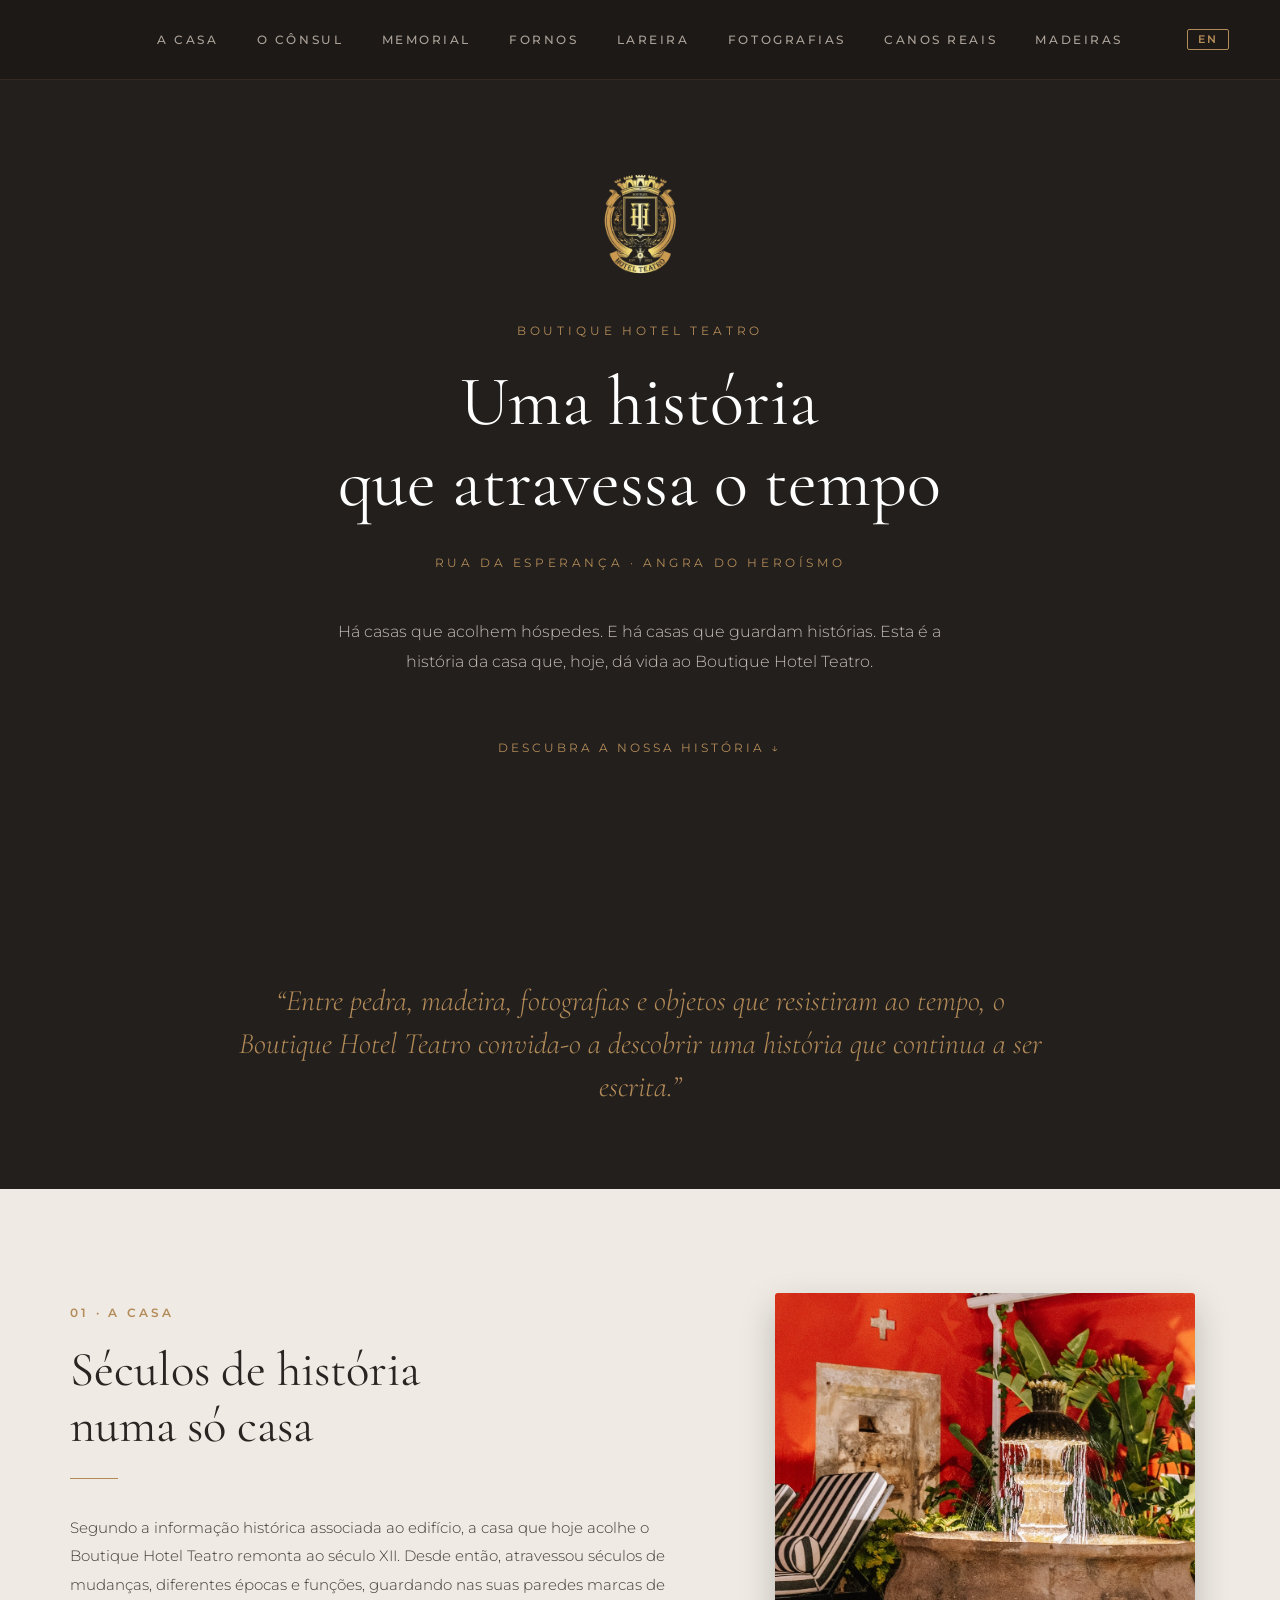
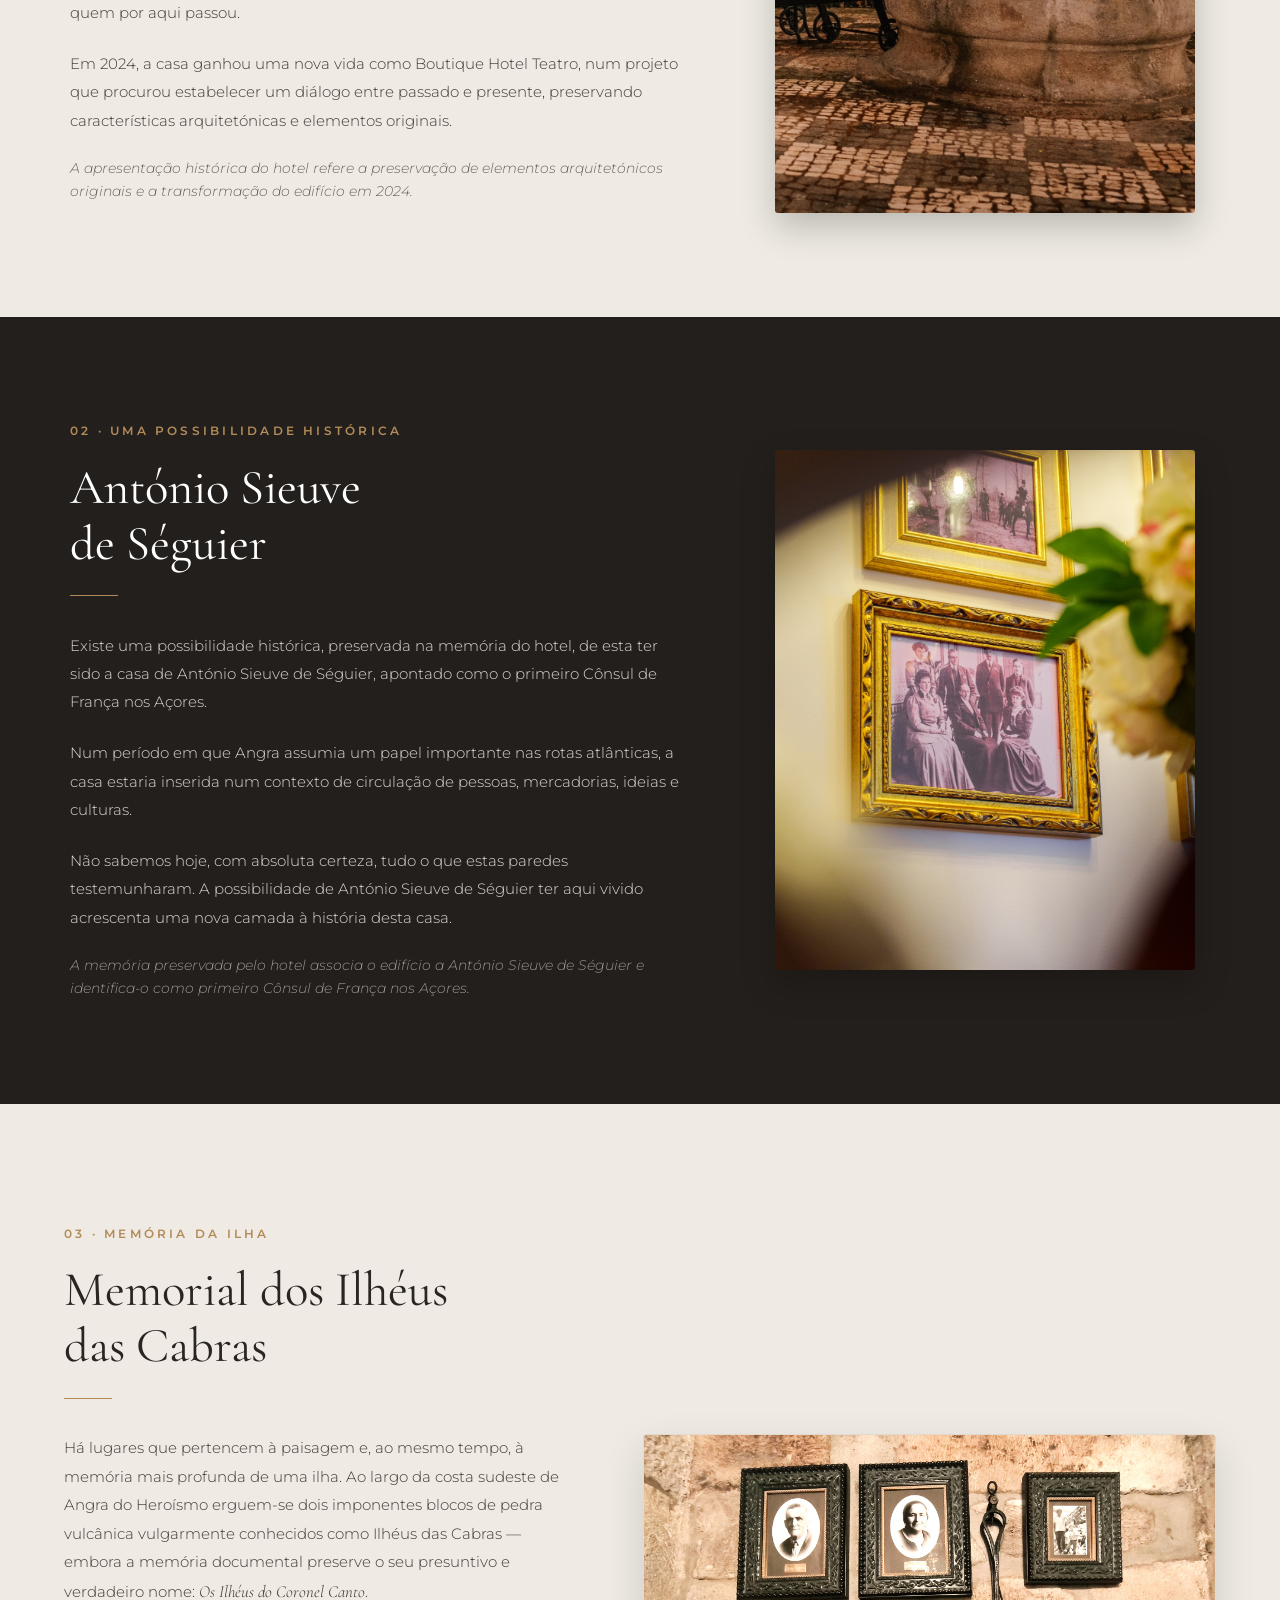
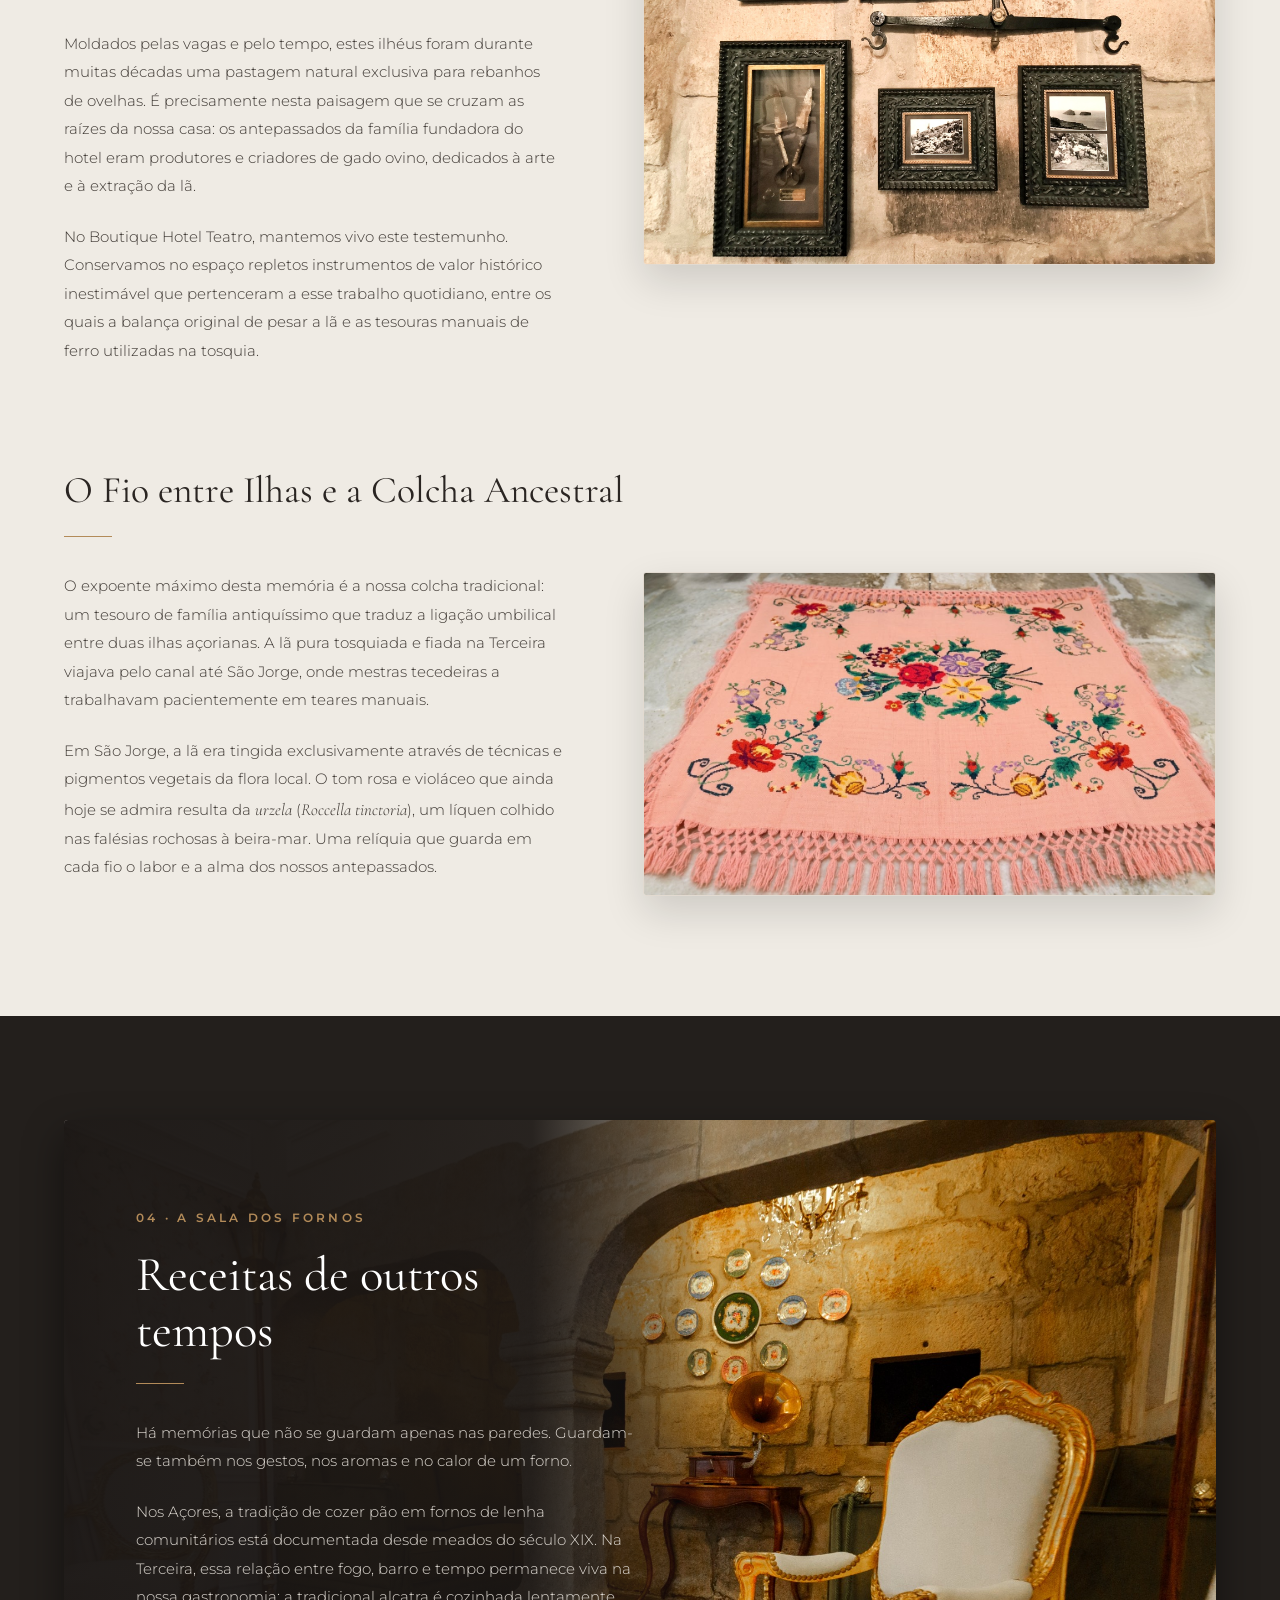
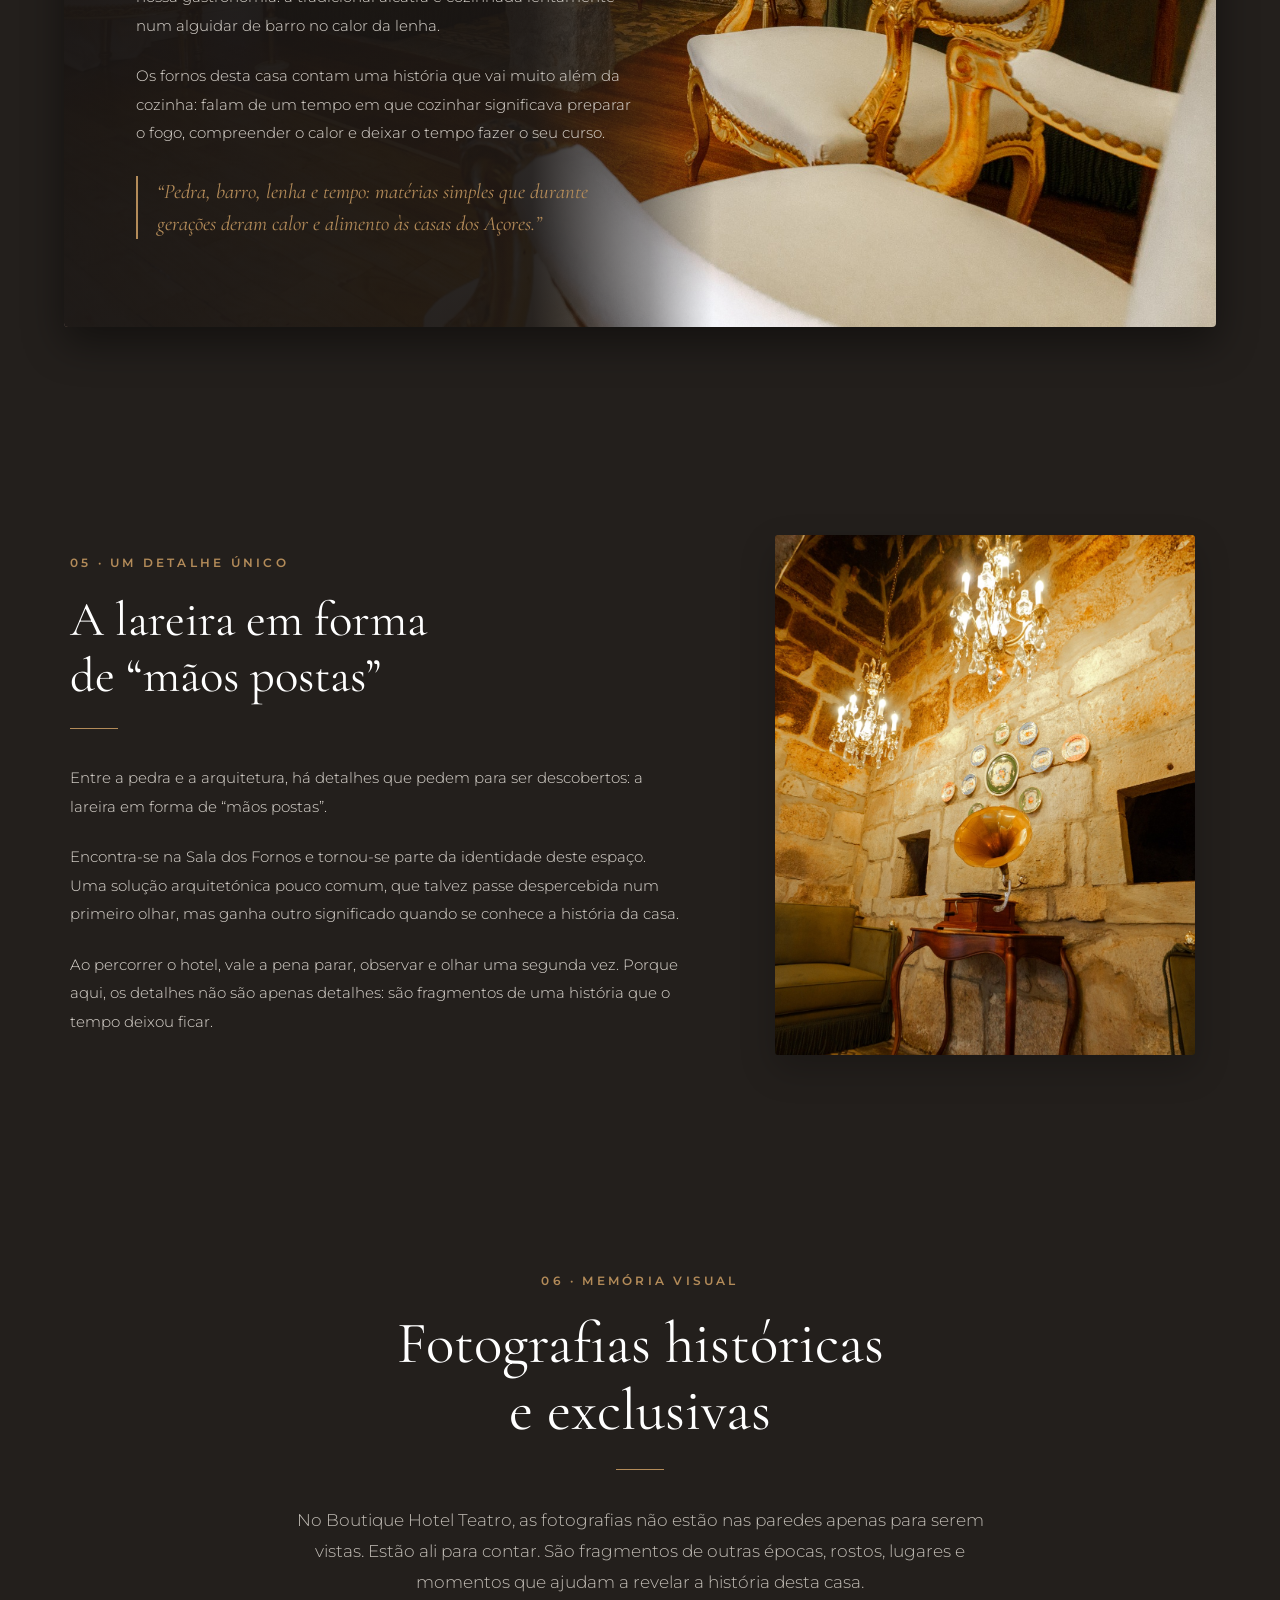
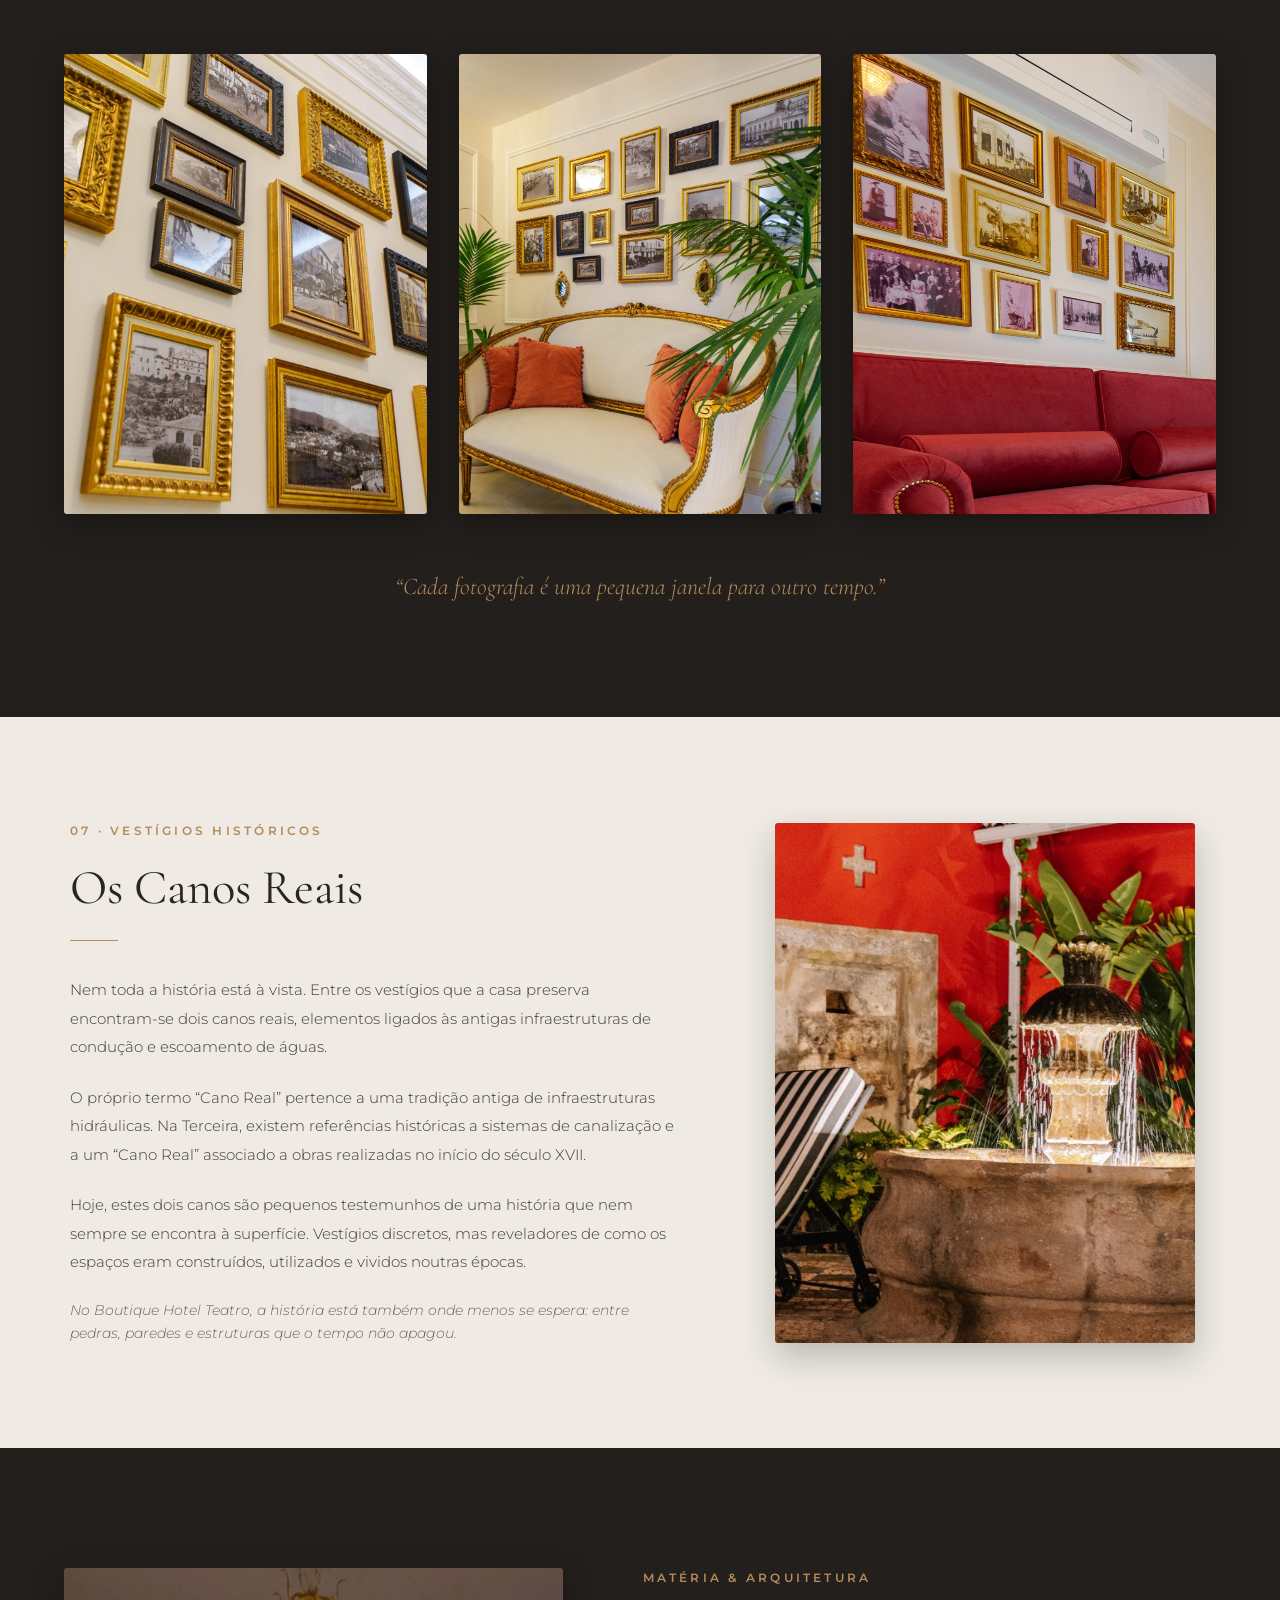
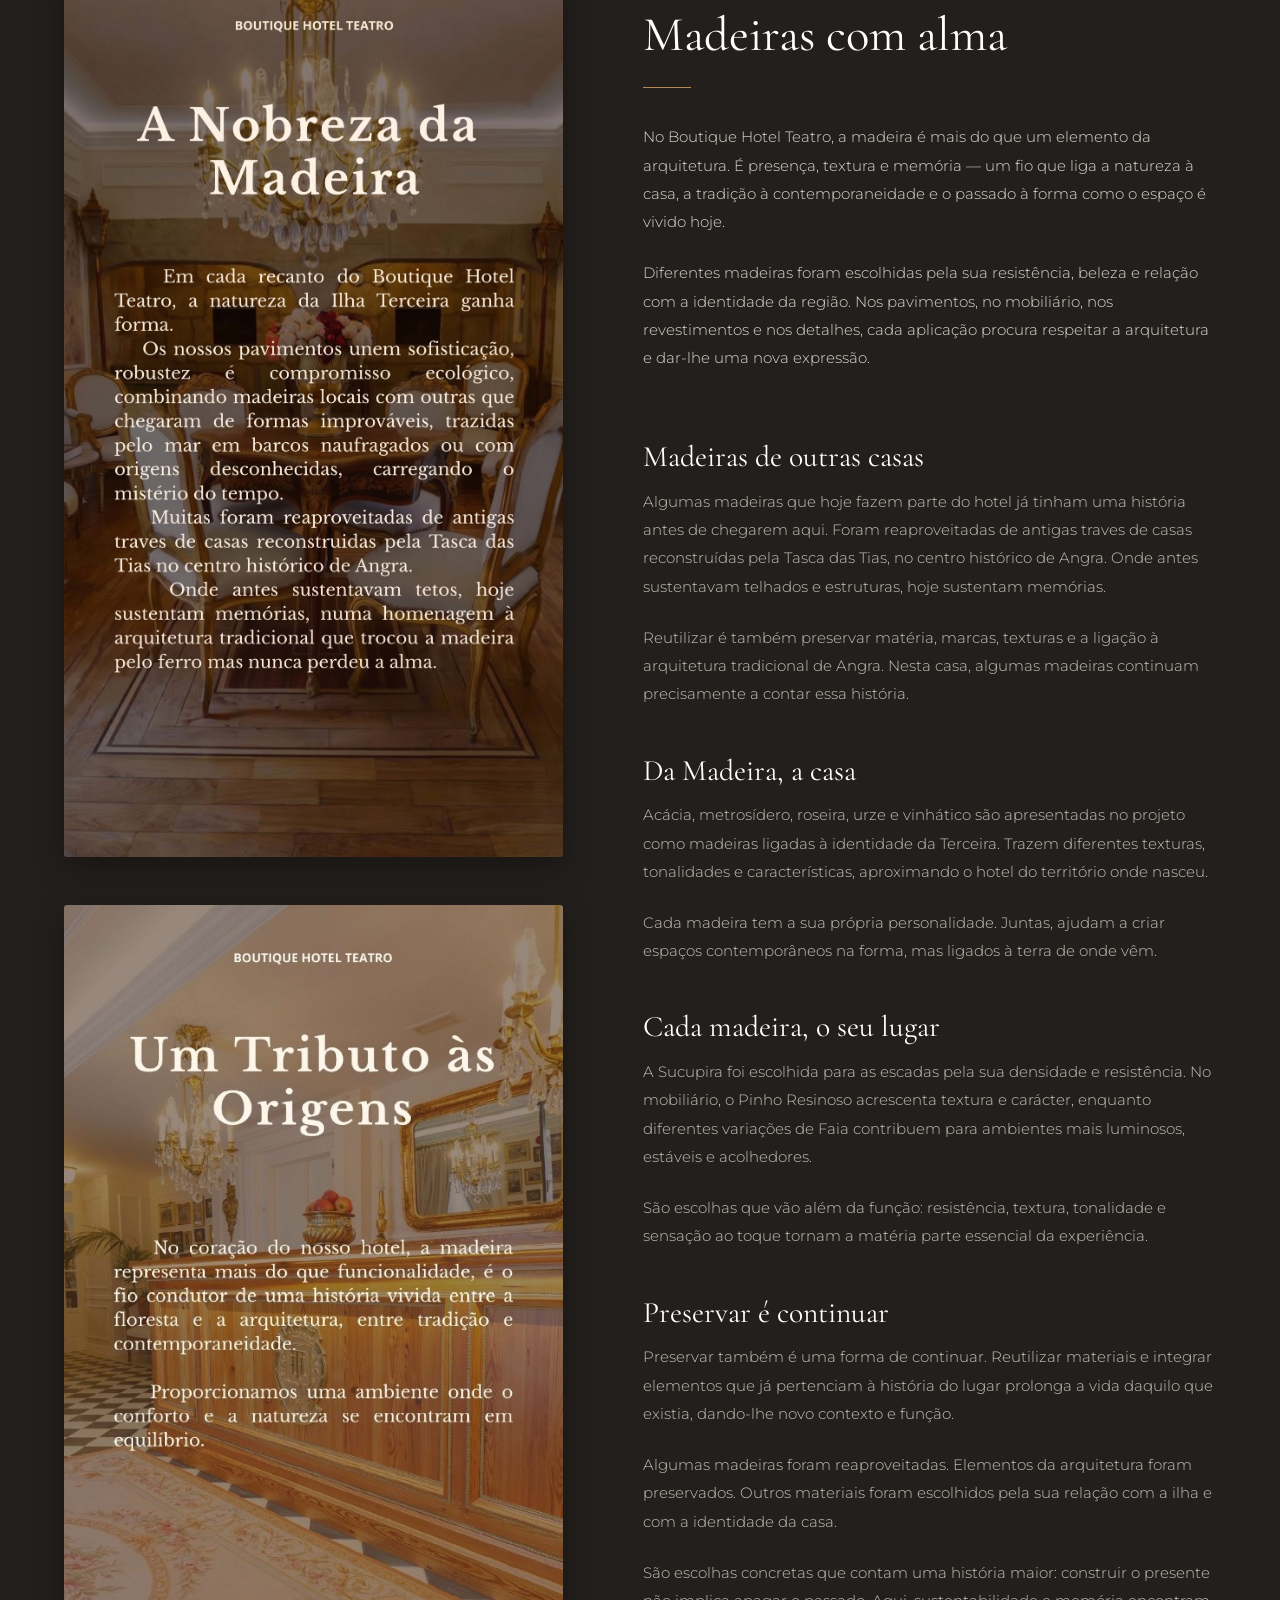
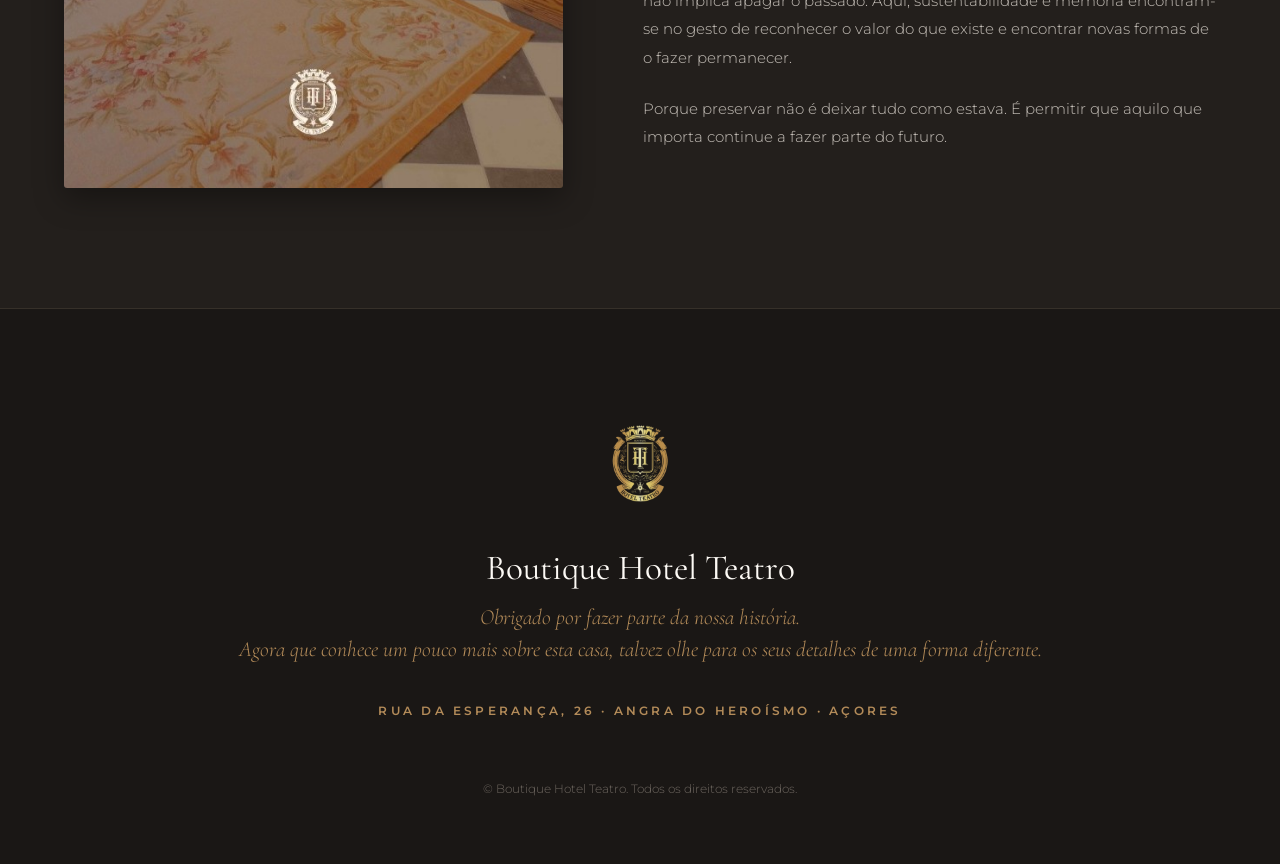
<file: index.html>
<!DOCTYPE html>
<html lang="pt">
<head>
  <meta charset="UTF-8">
  <meta name="viewport" content="width=device-width, initial-scale=1.0">
  <title>Boutique Hotel Teatro — Uma história que atravessa o tempo</title>
  <meta name="description" content="Conheça a história secular da casa que hoje acolhe o Boutique Hotel Teatro em Angra do Heroísmo, Açores.">
  
  <!-- Fontes Google -->
  <link rel="preconnect" href="https://fonts.googleapis.com">
  <link rel="preconnect" href="https://fonts.gstatic.com" crossorigin>
  <link href="https://fonts.googleapis.com/css2?family=Cormorant+Garamond:ital,wght@0,400;0,500;0,600;1,400&family=Montserrat:wght@300;400;500;600&display=swap" rel="stylesheet">
  
  <link rel="stylesheet" href="css/style.css">
</head>
<body>

  <!-- Barra de Navegação Fixa -->
  <header class="site-header" id="header">
    <div class="nav-container">
      <nav class="site-nav" id="siteNav">
        <ul>
          <li><a href="#casa">A CASA</a></li>
          <li><a href="#consul">O CÔNSUL</a></li>
          <li><a href="#memorial">MEMORIAL</a></li>
          <li><a href="#fornos">FORNOS</a></li>
          <li><a href="#lareira">LAREIRA</a></li>
          <li><a href="#fotografias">FOTOGRAFIAS</a></li>
          <li><a href="#canos">CANOS REAIS</a></li>
          <li><a href="#madeiras">MADEIRAS</a></li>
        </ul>
      </nav>

      <!-- Ações: Seletor de Idioma & Menu Mobile -->
      <div class="header-actions">
        <a href="en.html" class="lang-switch" title="English version">EN</a>
        <button class="nav-toggle" id="navToggle" aria-label="Abrir menu">
          <span></span><span></span><span></span>
        </button>
      </div>
    </div>
  </header>

  <!-- Hero Section -->
  <section class="hero text-center" id="hero">
    <div class="container hero-content">
      <img src="assets/img/logo.png" alt="Boutique Hotel Teatro Logo" class="hero-logo">
      <h2 class="pre-title">BOUTIQUE HOTEL TEATRO</h2>
      <h1 class="hero-title">Uma história<br>que atravessa o tempo</h1>
      <h3 class="post-title">RUA DA ESPERANÇA · ANGRA DO HEROÍSMO</h3>
      
      <p class="hero-text">
        Há casas que acolhem hóspedes. E há casas que guardam histórias. Esta é a história da casa que, hoje, dá vida ao Boutique Hotel Teatro.
      </p>
      
      <a href="#intro" class="hero-cta">DESCUBRA A NOSSA HISTÓRIA &darr;</a>
    </div>
  </section>

  <main>
    <!-- Citação Introdutória -->
    <section class="section-dark text-center" id="intro" style="padding: 5rem 0;">
      <div class="container container-narrow">
        <p class="quote-text">
          “Entre pedra, madeira, fotografias e objetos que resistiram ao tempo, o Boutique Hotel Teatro convida-o a descobrir uma história que continua a ser escrita.”
        </p>
      </div>
    </section>

    <!-- 01 · A Casa (Fundo Claro) -->
    <section class="section-split section-light" id="casa">
      <div class="split-text">
        <span class="tagline">01 · A CASA</span>
        <h2 class="section-title">Séculos de história<br>numa só casa</h2>
        <div class="gold-line"></div>
        <p>Segundo a informação histórica associada ao edifício, a casa que hoje acolhe o Boutique Hotel Teatro remonta ao século XII. Desde então, atravessou séculos de mudanças, diferentes épocas e funções, guardando nas suas paredes marcas de quem por aqui passou.</p>
        <p>Em 2024, a casa ganhou uma nova vida como Boutique Hotel Teatro, num projeto que procurou estabelecer um diálogo entre passado e presente, preservando características arquitetónicas e elementos originais.</p>
        <p class="small-italic">A apresentação histórica do hotel refere a preservação de elementos arquitetónicos originais e a transformação do edifício em 2024.</p>
      </div>
      <div class="split-image">
        <img src="assets/img/01-casa.jpg" alt="A Casa Boutique Hotel Teatro">
      </div>
    </section>

    <!-- 02 · O Cônsul (Fundo Escuro) -->
    <section class="section-split section-dark" id="consul">
      <div class="split-text">
        <span class="tagline">02 · UMA POSSIBILIDADE HISTÓRICA</span>
        <h2 class="section-title">António Sieuve<br>de Séguier</h2>
        <div class="gold-line"></div>
        <p>Existe uma possibilidade histórica, preservada na memória do hotel, de esta ter sido a casa de António Sieuve de Séguier, apontado como o primeiro Cônsul de França nos Açores.</p>
        <p>Num período em que Angra assumia um papel importante nas rotas atlânticas, a casa estaria inserida num contexto de circulação de pessoas, mercadorias, ideias e culturas.</p>
        <p>Não sabemos hoje, com absoluta certeza, tudo o que estas paredes testemunharam. A possibilidade de António Sieuve de Séguier ter aqui vivido acrescenta uma nova camada à história desta casa.</p>
        <p class="small-italic">A memória preservada pelo hotel associa o edifício a António Sieuve de Séguier e identifica-o como primeiro Cônsul de França nos Açores.</p>
      </div>
      <div class="split-image">
        <img src="assets/img/02-consul.jpg" alt="António Sieuve de Séguier">
      </div>
    </section>

    <!-- 03 · Memorial (Blocos com Título no Topo e Alinhamento Preciso Texto/Foto) -->
    <section class="section-light section-memorial" id="memorial">
      <div class="container">
        
        <!-- Bloco 1: Antenati e Ilhéus das Cabras -->
        <div class="memorial-block">
          <div class="memorial-header">
            <span class="tagline">03 · MEMÓRIA DA ILHA</span>
            <h2 class="section-title dark-text">Memorial dos Ilhéus<br>das Cabras</h2>
            <div class="gold-line"></div>
          </div>
          <div class="memorial-content-grid">
            <div class="memorial-text-col">
              <p>Há lugares que pertencem à paisagem e, ao mesmo tempo, à memória mais profunda de uma ilha. Ao largo da costa sudeste de Angra do Heroísmo erguem-se dois imponentes blocos de pedra vulcânica vulgarmente conhecidos como Ilhéus das Cabras — embora a memória documental preserve o seu presuntivo e verdadeiro nome: <em>Os Ilhéus do Coronel Canto</em>.</p>
              
              <p>Moldados pelas vagas e pelo tempo, estes ilhéus foram durante muitas décadas uma pastagem natural exclusiva para rebanhos de ovelhas. É precisamente nesta paisagem que se cruzam as raízes da nossa casa: os antepassados da família fundadora do hotel eram produtores e criadores de gado ovino, dedicados à arte e à extração da lã.</p>
              
              <p>No Boutique Hotel Teatro, mantemos vivo este testemunho. Conservamos no espaço repletos instrumentos de valor histórico inestimável que pertenceram a esse trabalho quotidiano, entre os quais a balança original de pesar a lã e as tesouras manuais de ferro utilizadas na tosquia.</p>
            </div>
            <div class="memorial-media-col">
              <div class="memorial-photo-card">
                <img src="assets/img/03-memorial-ilheus.jpg" alt="Os Ilhéus do Coronel Canto e Memória dos Antepassados">
              </div>
            </div>
          </div>
        </div>

        <!-- Bloco 2: O Fio entre Ilhas e a Colcha Ancestral -->
        <div class="memorial-block">
          <div class="memorial-header">
            <h3 class="subsection-title dark-text">O Fio entre Ilhas e a Colcha Ancestral</h3>
            <div class="gold-line"></div>
          </div>
          <div class="memorial-content-grid">
            <div class="memorial-text-col">
              <p>O expoente máximo desta memória é a nossa colcha tradicional: um tesouro de família antiquíssimo que traduz a ligação umbilical entre duas ilhas açorianas. A lã pura tosquiada e fiada na Terceira viajava pelo canal até São Jorge, onde mestras tecedeiras a trabalhavam pacientemente em teares manuais.</p>
              
              <p>Em São Jorge, a lã era tingida exclusivamente através de técnicas e pigmentos vegetais da flora local. O tom rosa e violáceo que ainda hoje se admira resulta da <em>urzela</em> (<em>Roccella tinctoria</em>), um líquen colhido nas falésias rochosas à beira-mar. Uma relíquia que guarda em cada fio o labor e a alma dos nossos antepassados.</p>
            </div>
            <div class="memorial-media-col">
              <div class="memorial-photo-card">
                <img src="assets/img/03-memorial-colcha.jpg" alt="Colcha de lã tradicional e tesouras de tosquia">
              </div>
            </div>
          </div>
        </div>

      </div>
    </section>

    <!-- 04 · A Sala dos Fornos (Card Contido, Descolado das Bordas) -->
    <section class="section-dark section-fornos" id="fornos">
      <div class="container">
        <div class="fornos-card">
          <img src="assets/img/04-fornos.jpg" alt="A Sala dos Fornos" class="fornos-card-bg">
          <div class="fornos-card-overlay">
            <span class="tagline">04 · A SALA DOS FORNOS</span>
            <h2 class="section-title">Receitas de outros<br>tempos</h2>
            <div class="gold-line"></div>
            <p>Há memórias que não se guardam apenas nas paredes. Guardam-se também nos gestos, nos aromas e no calor de um forno.</p>
            <p>Nos Açores, a tradição de cozer pão em fornos de lenha comunitários está documentada desde meados do século XIX. Na Terceira, essa relação entre fogo, barro e tempo permanece viva na nossa gastronomia: a tradicional alcatra é cozinhada lentamente num alguidar de barro no calor da lenha.</p>
            <p>Os fornos desta casa contam uma história que vai muito além da cozinha: falam de um tempo em que cozinhar significava preparar o fogo, compreender o calor e deixar o tempo fazer o seu curso.</p>
            <blockquote class="inline-gold-quote">
              “Pedra, barro, lenha e tempo: matérias simples que durante gerações deram calor e alimento às casas dos Açores.”
            </blockquote>
          </div>
        </div>
      </div>
    </section>

    <!-- 05 · A Lareira (Fundo Escuro) -->
    <section class="section-split section-dark reverse" id="lareira">
      <div class="split-image">
        <img src="assets/img/05-lareira.jpg" alt="Lareira em mãos postas">
      </div>
      <div class="split-text">
        <span class="tagline">05 · UM DETALHE ÚNICO</span>
        <h2 class="section-title">A lareira em forma<br>de “mãos postas”</h2>
        <div class="gold-line"></div>
        <p>Entre a pedra e a arquitetura, há detalhes que pedem para ser descobertos: a lareira em forma de “mãos postas”.</p>
        <p>Encontra-se na Sala dos Fornos e tornou-se parte da identidade deste espaço. Uma solução arquitetónica pouco comum, que talvez passe despercebida num primeiro olhar, mas ganha outro significado quando se conhece a história da casa.</p>
        <p>Ao percorrer o hotel, vale a pena parar, observar e olhar uma segunda vez. Porque aqui, os detalhes não são apenas detalhes: são fragmentos de uma história que o tempo deixou ficar.</p>
      </div>
    </section>

    <!-- 06 · Fotografias (Fundo Escuro - Cores Originais sem Filtro Sépie) -->
    <section class="section-dark text-center" id="fotografias" style="padding: 7rem 0;">
      <div class="container">
        <span class="tagline">06 · MEMÓRIA VISUAL</span>
        <h2 class="section-title title-large">Fotografias históricas<br>e exclusivas</h2>
        <div class="gold-line center-line"></div>
        <p style="max-width: 720px; margin: 0 auto 3.5rem; color: #c2bdb6; font-size: 1.05rem;">
          No Boutique Hotel Teatro, as fotografias não estão nas paredes apenas para serem vistas. Estão ali para contar. São fragmentos de outras épocas, rostos, lugares e momentos que ajudam a revelar a história desta casa.
        </p>
        
        <div class="photo-gallery-3">
          <div class="gallery-frame"><img src="assets/img/06-foto-historica-1.jpg" alt="Fotografia histórica 1"></div>
          <div class="gallery-frame"><img src="assets/img/06-foto-historica-2.jpg" alt="Fotografia histórica 2"></div>
          <div class="gallery-frame"><img src="assets/img/06-foto-historica-3.jpg" alt="Fotografia histórica 3"></div>
        </div>
        <p class="quote-text" style="margin-top: 3.5rem; font-size: 1.5rem;">
          “Cada fotografia é uma pequena janela para outro tempo.”
        </p>
      </div>
    </section>

    <!-- 07 · Canos Reais (Fundo Claro) -->
    <section class="section-split section-light" id="canos">
      <div class="split-text">
        <span class="tagline">07 · VESTÍGIOS HISTÓRICOS</span>
        <h2 class="section-title">Os Canos Reais</h2>
        <div class="gold-line"></div>
        <p>Nem toda a história está à vista. Entre os vestígios que a casa preserva encontram-se dois canos reais, elementos ligados às antigas infraestruturas de condução e escoamento de águas.</p>
        <p>O próprio termo “Cano Real” pertence a uma tradição antiga de infraestruturas hidráulicas. Na Terceira, existem referências históricas a sistemas de canalização e a um “Cano Real” associado a obras realizadas no início do século XVII.</p>
        <p>Hoje, estes dois canos são pequenos testemunhos de uma história que nem sempre se encontra à superfície. Vestígios discretos, mas reveladores de como os espaços eram construídos, utilizados e vividos noutras épocas.</p>
        <p class="small-italic">No Boutique Hotel Teatro, a história está também onde menos se espera: entre pedras, paredes e estruturas que o tempo não apagou.</p>
      </div>
      <div class="split-image">
        <img src="assets/img/07-canos-reais.jpg" alt="Vestígios de Canos Reais">
      </div>
    </section>

    <!-- 08 · Madeiras (Fotos Limpas à Esquerda, Texto à Direita) -->
    <section class="section-dark section-madeiras" id="madeiras">
      <div class="container madeiras-layout">
        
        <div class="madeiras-photos-col">
          <div class="clean-photo-wrapper">
            <img src="assets/img/08-madeiras-1.jpg" alt="Madeira original detalhe 1" class="clean-wood-img">
          </div>
          <div class="clean-photo-wrapper">
            <img src="assets/img/08-madeiras-2.jpg" alt="Madeira original detalhe 2" class="clean-wood-img">
          </div>
        </div>

        <div class="madeiras-text-col">
          <span class="tagline">MATÉRIA & ARQUITETURA</span>
          <h2 class="section-title">Madeiras com alma</h2>
          <div class="gold-line"></div>
          
          <p>
            No Boutique Hotel Teatro, a madeira é mais do que um elemento da arquitetura. É presença, textura e memória — um fio que liga a natureza à casa, a tradição à contemporaneidade e o passado à forma como o espaço é vivido hoje.
          </p>
          <p>
            Diferentes madeiras foram escolhidas pela sua resistência, beleza e relação com a identidade da região. Nos pavimentos, no mobiliário, nos revestimentos e nos detalhes, cada aplicação procura respeitar a arquitetura e dar-lhe uma nova expressão.
          </p>

          <div class="wood-article">
            <h3 class="wood-heading">Madeiras de outras casas</h3>
            <p>
              Algumas madeiras que hoje fazem parte do hotel já tinham uma história antes de chegarem aqui. Foram reaproveitadas de antigas traves de casas reconstruídas pela Tasca das Tias, no centro histórico de Angra. Onde antes sustentavam telhados e estruturas, hoje sustentam memórias.
            </p>
            <p>
              Reutilizar é também preservar matéria, marcas, texturas e a ligação à arquitetura tradicional de Angra. Nesta casa, algumas madeiras continuam precisamente a contar essa história.
            </p>
          </div>

          <div class="wood-article">
            <h3 class="wood-heading">Da Madeira, a casa</h3>
            <p>
              Acácia, metrosídero, roseira, urze e vinhático são apresentadas no projeto como madeiras ligadas à identidade da Terceira. Trazem diferentes texturas, tonalidades e características, aproximando o hotel do território onde nasceu.
            </p>
            <p>
              Cada madeira tem a sua própria personalidade. Juntas, ajudam a criar espaços contemporâneos na forma, mas ligados à terra de onde vêm.
            </p>
          </div>

          <div class="wood-article">
            <h3 class="wood-heading">Cada madeira, o seu lugar</h3>
            <p>
              A Sucupira foi escolhida para as escadas pela sua densidade e resistência. No mobiliário, o Pinho Resinoso acrescenta textura e carácter, enquanto diferentes variações de Faia contribuem para ambientes mais luminosos, estáveis e acolhedores.
            </p>
            <p>
              São escolhas que vão além da função: resistência, textura, tonalidade e sensação ao toque tornam a matéria parte essencial da experiência.
            </p>
          </div>

          <div class="wood-article">
            <h3 class="wood-heading">Preservar é continuar</h3>
            <p>
              Preservar também é uma forma de continuar. Reutilizar materiais e integrar elementos que já pertenciam à história do lugar prolonga a vida daquilo que existia, dando-lhe novo contexto e função.
            </p>
            <p>
              Algumas madeiras foram reaproveitadas. Elementos da arquitetura foram preservados. Outros materiais foram escolhidos pela sua relação com a ilha e com a identidade da casa.
            </p>
            <p>
              São escolhas concretas que contam uma história maior: construir o presente não implica apagar o passado. Aqui, sustentabilidade e memória encontram-se no gesto de reconhecer o valor do que existe e encontrar novas formas de o fazer permanecer.
            </p>
            <p>
              Porque preservar não é deixar tudo como estava. É permitir que aquilo que importa continue a fazer parte do futuro.
            </p>
          </div>
        </div>

      </div>
    </section>
  </main>

  <!-- Rodapé -->
  <footer class="site-footer text-center">
    <div class="container">
      <img src="assets/img/logo.png" alt="Logo Boutique Hotel Teatro" class="footer-logo">
      <h2 class="footer-title">Boutique Hotel Teatro</h2>
      <p class="footer-quote">
        Obrigado por fazer parte da nossa história.<br>
        Agora que conhece um pouco mais sobre esta casa, talvez olhe para os seus detalhes de uma forma diferente.
      </p>
      <div class="tagline">RUA DA ESPERANÇA, 26 · ANGRA DO HEROÍSMO · AÇORES</div>
      <p class="copyright">
        &copy; Boutique Hotel Teatro. Todos os direitos reservados.
      </p>
    </div>
  </footer>

  <script src="js/main.js"></script>
</body>
</html>
</file>
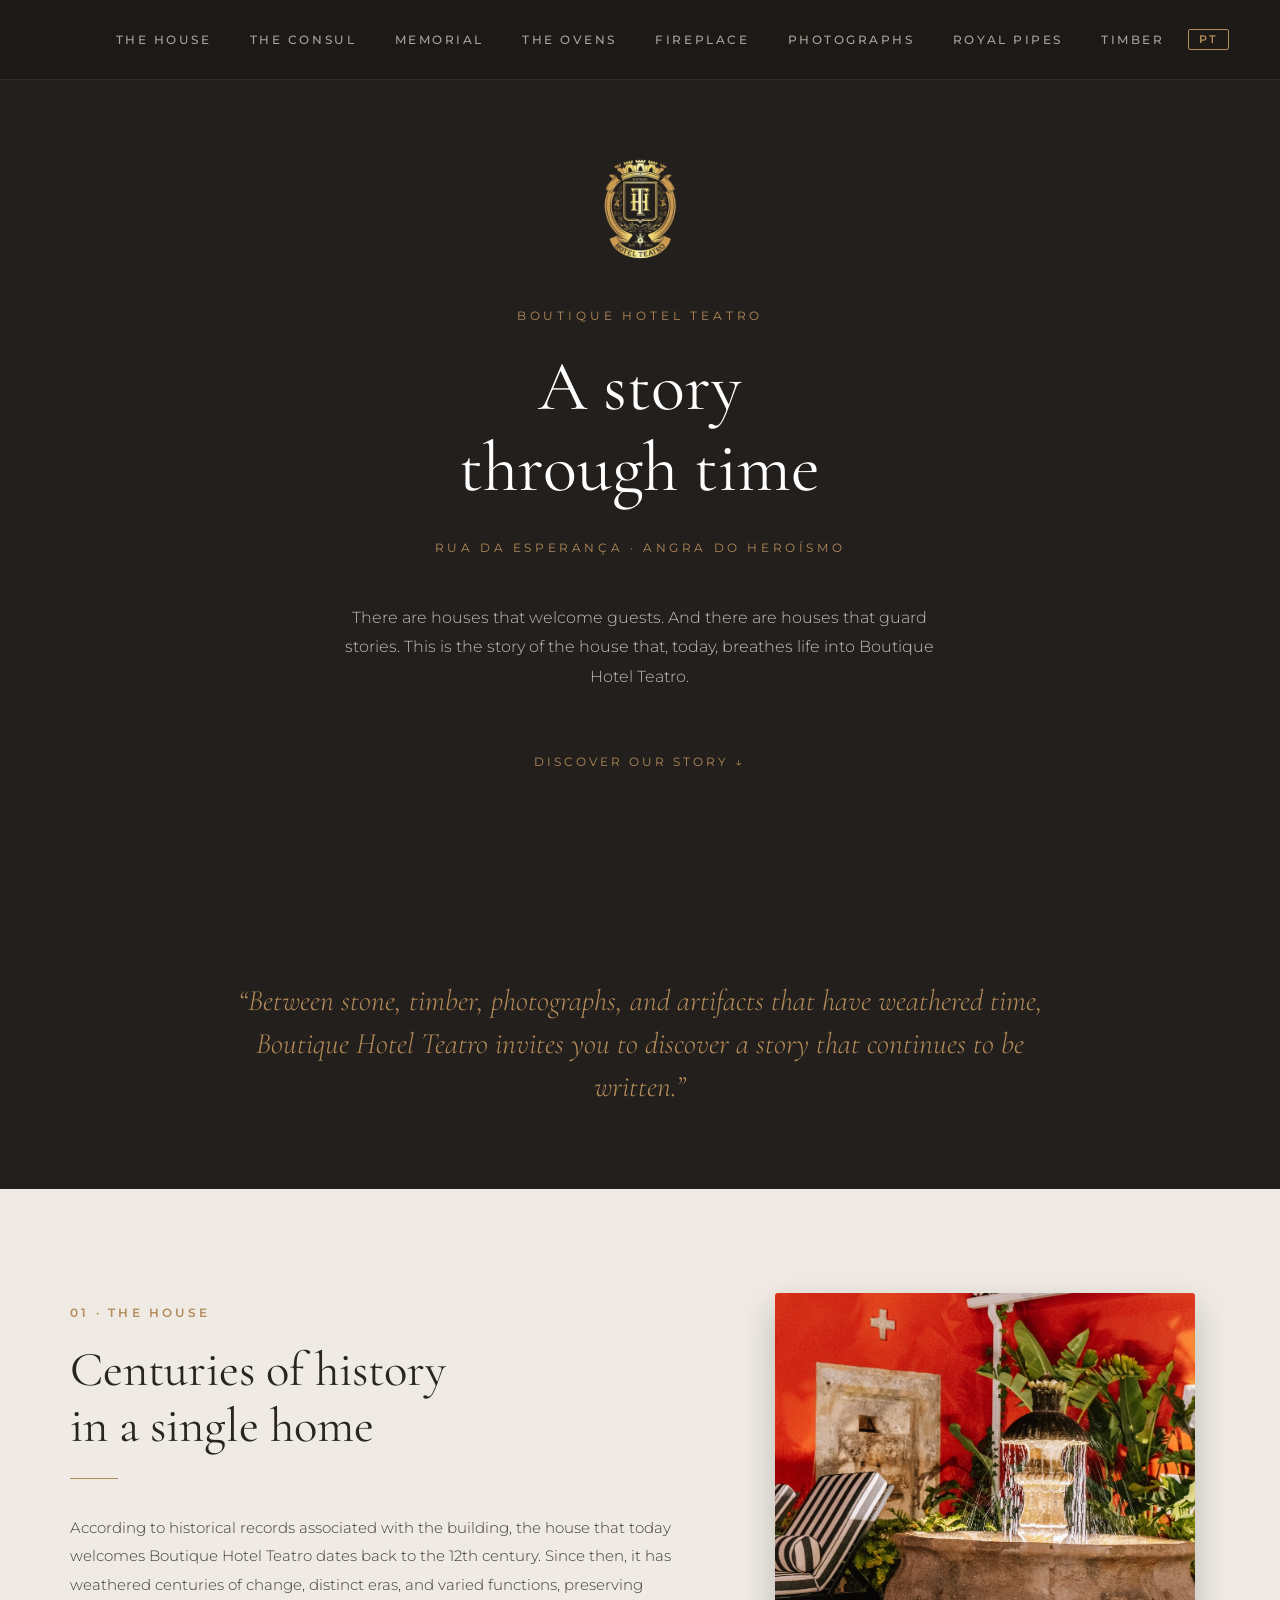
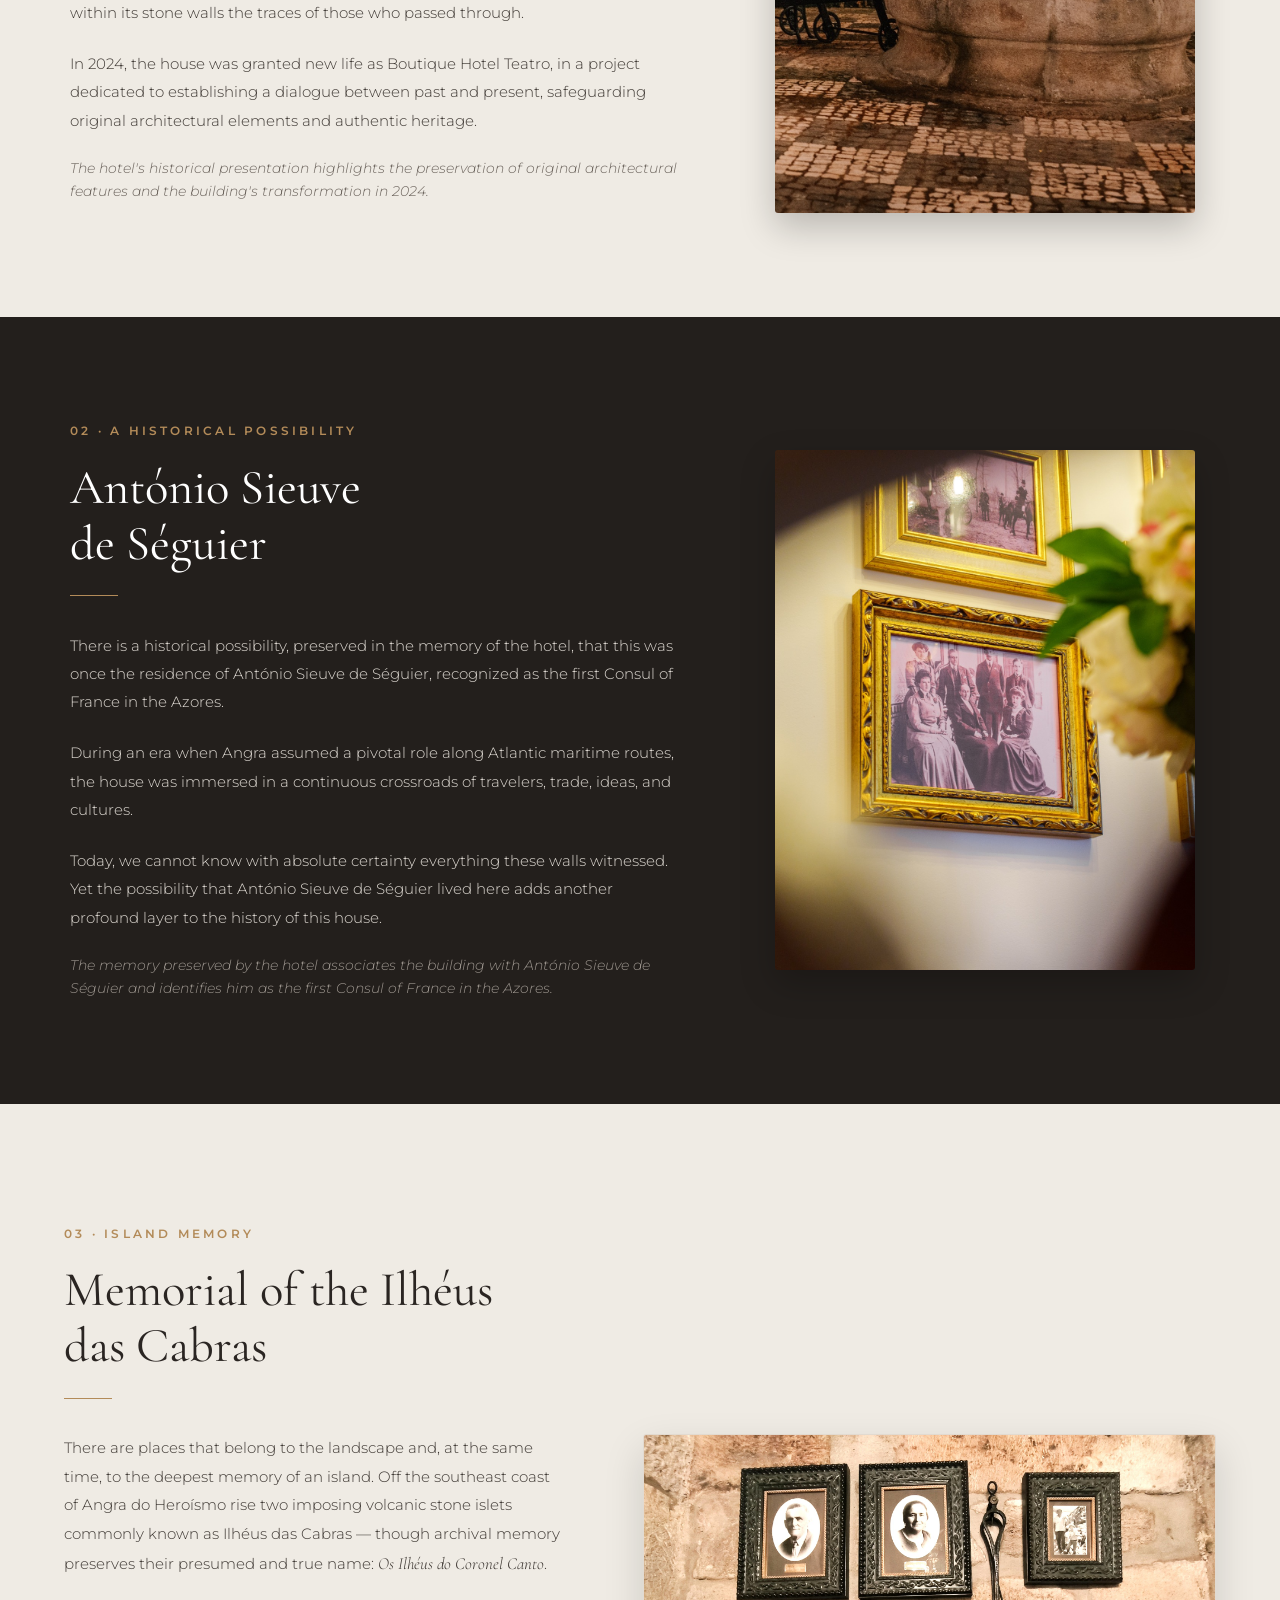
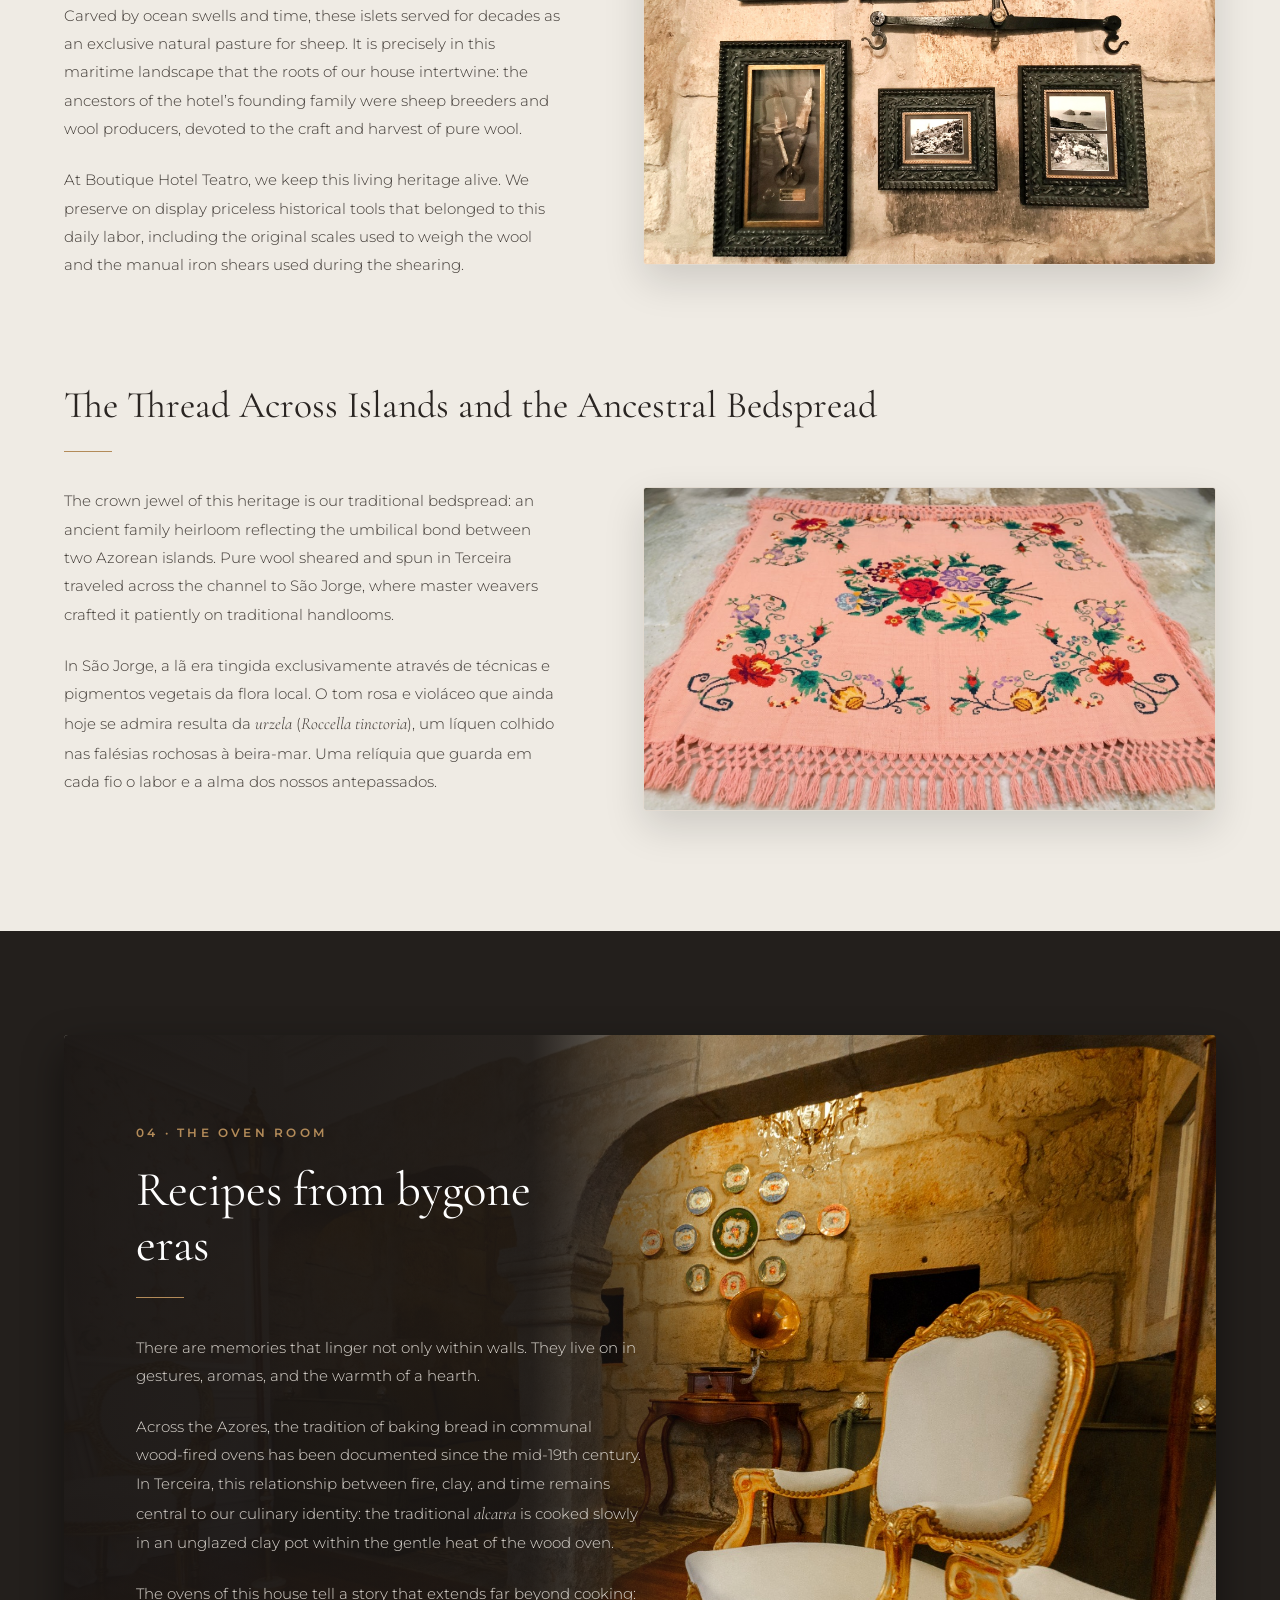
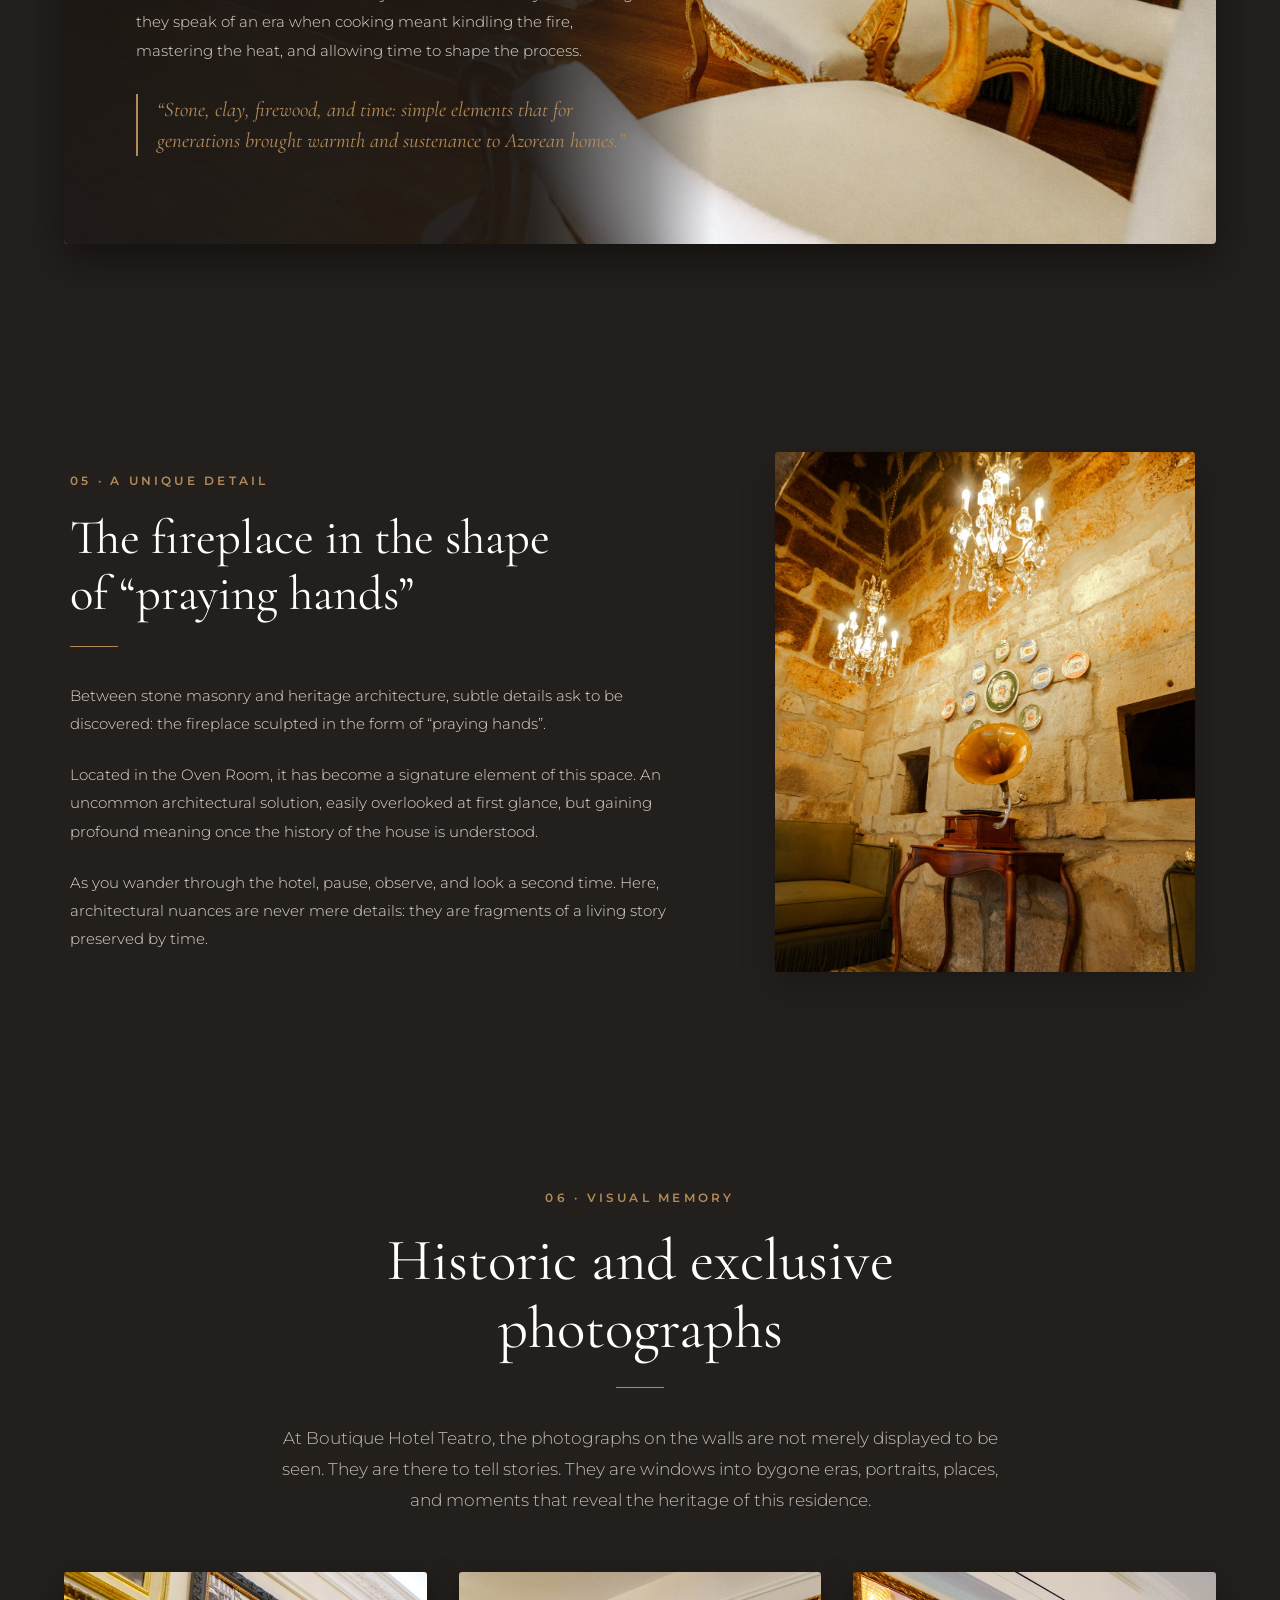
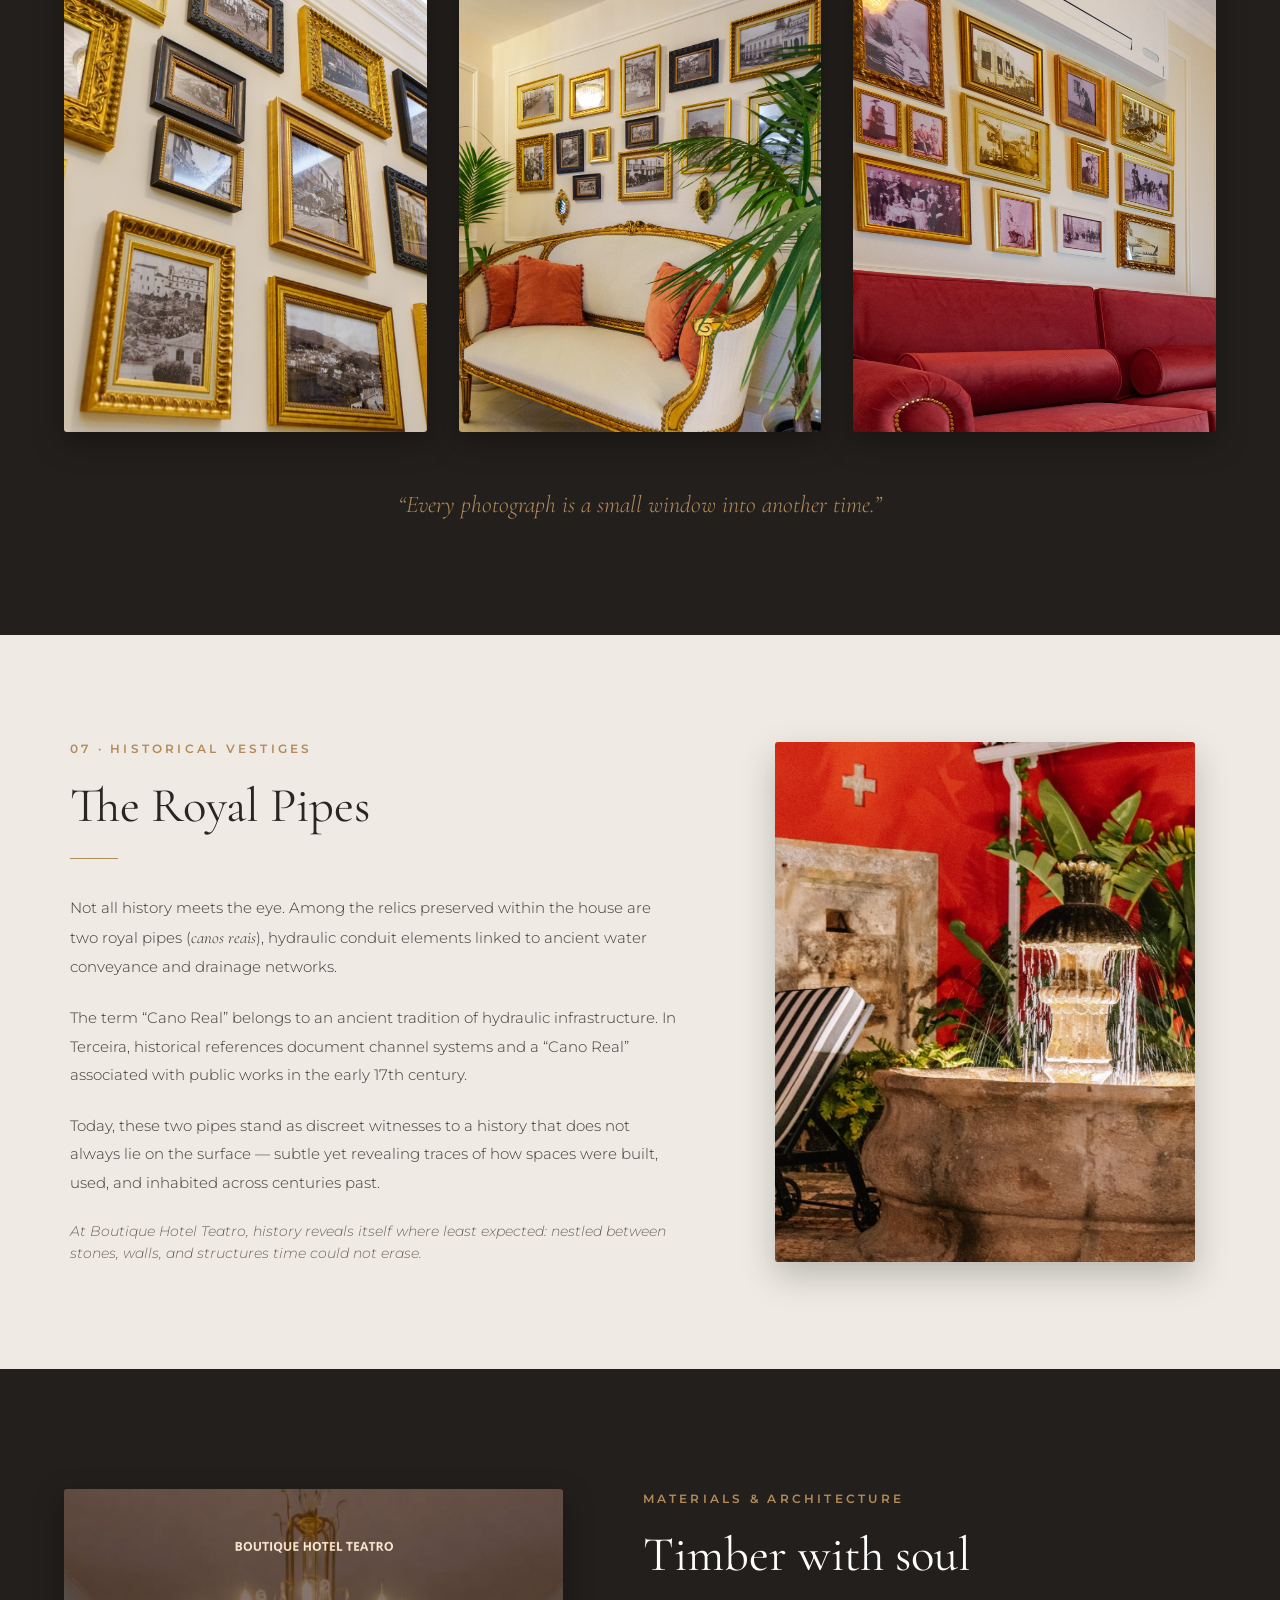
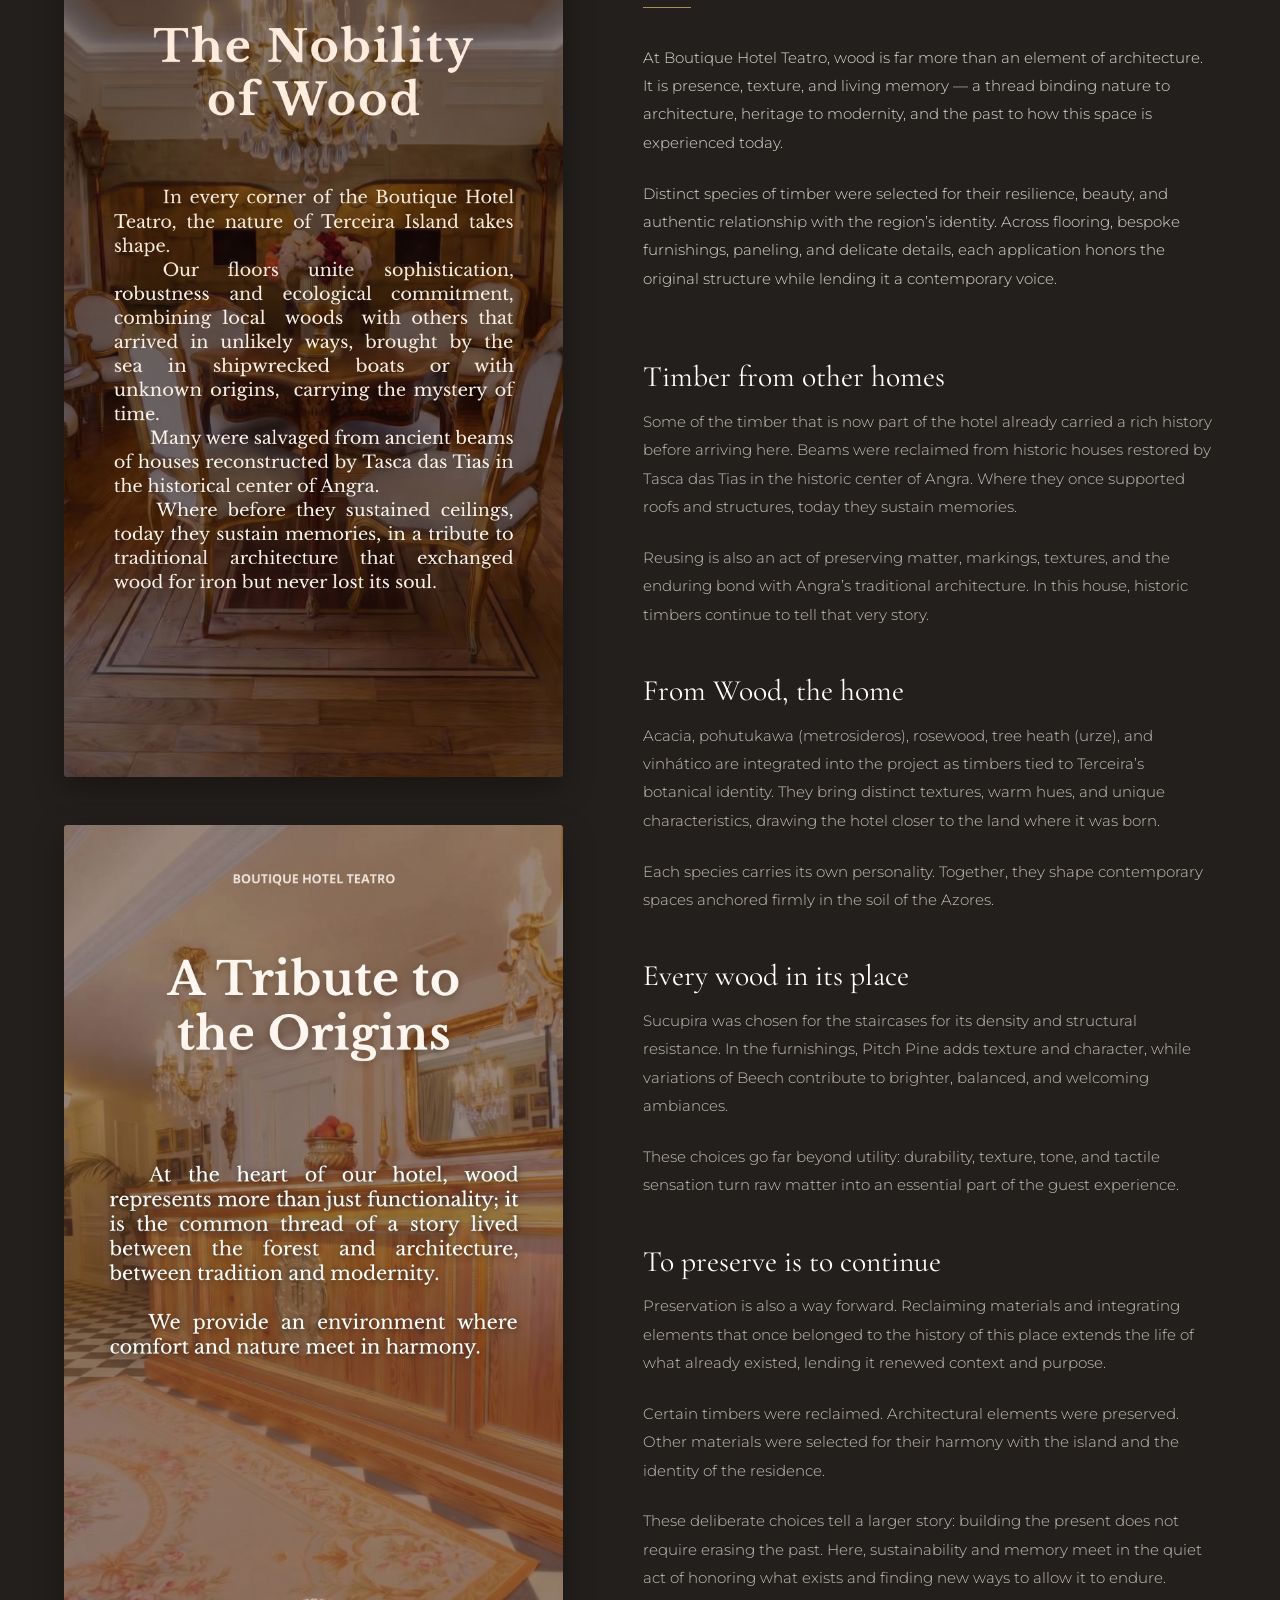
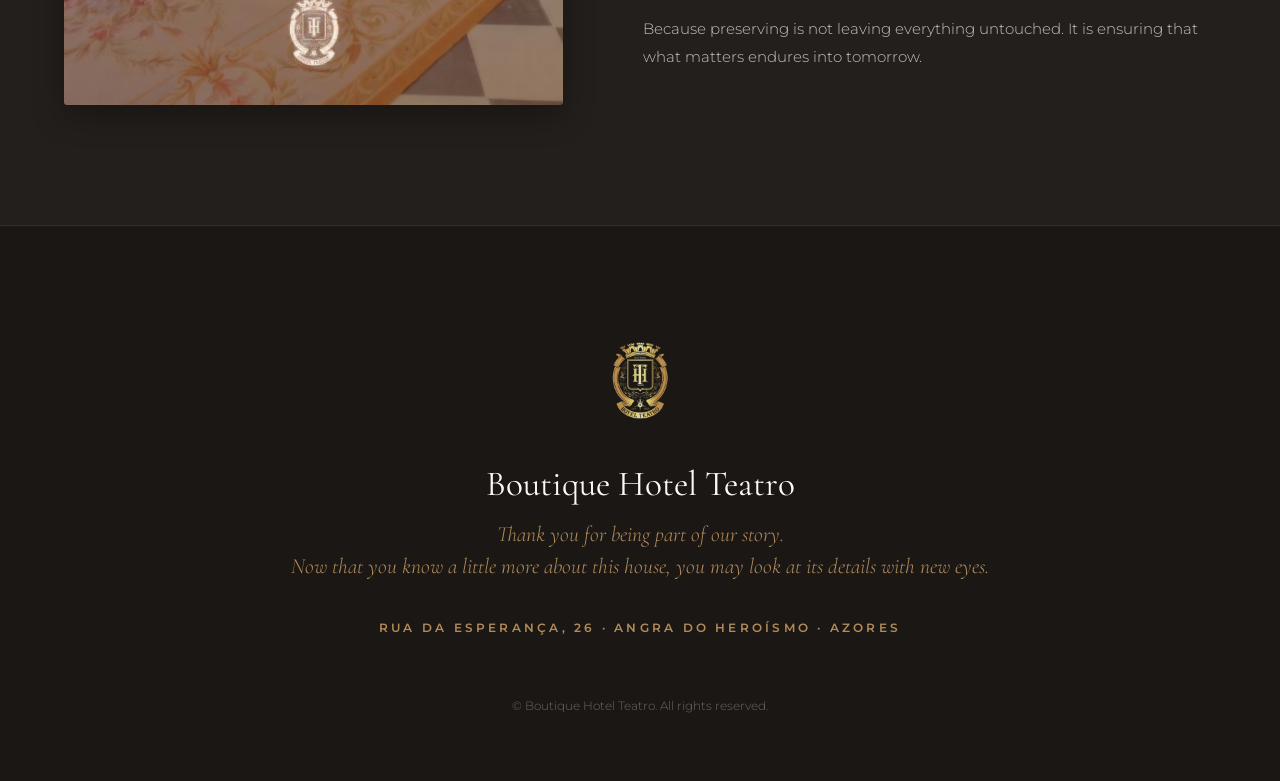
<file: en.html>
<!DOCTYPE html>
<html lang="en">
<head>
  <meta charset="UTF-8">
  <meta name="viewport" content="width=device-width, initial-scale=1.0">
  <title>Boutique Hotel Teatro — A story through time</title>
  <meta name="description" content="Discover the centuries-old history of the house that today welcomes Boutique Hotel Teatro in Angra do Heroísmo, Azores.">
  
  <!-- Google Fonts -->
  <link rel="preconnect" href="https://fonts.googleapis.com">
  <link rel="preconnect" href="https://fonts.gstatic.com" crossorigin>
  <link href="https://fonts.googleapis.com/css2?family=Cormorant+Garamond:ital,wght@0,400;0,500;0,600;1,400&family=Montserrat:wght@300;400;500;600&display=swap" rel="stylesheet">
  
  <link rel="stylesheet" href="css/style.css">
</head>
<body>

  <!-- Fixed Navigation Bar -->
  <header class="site-header" id="header">
    <div class="nav-container">
      <nav class="site-nav" id="siteNav">
        <ul>
          <li><a href="#casa">THE HOUSE</a></li>
          <li><a href="#consul">THE CONSUL</a></li>
          <li><a href="#memorial">MEMORIAL</a></li>
          <li><a href="#fornos">THE OVENS</a></li>
          <li><a href="#lareira">FIREPLACE</a></li>
          <li><a href="#fotografias">PHOTOGRAPHS</a></li>
          <li><a href="#canos">ROYAL PIPES</a></li>
          <li><a href="#madeiras">TIMBER</a></li>
        </ul>
      </nav>

      <!-- Language Selector & Mobile Menu -->
      <div class="header-actions">
        <a href="index.html" class="lang-switch" title="Versão Portuguesa">PT</a>
        <button class="nav-toggle" id="navToggle" aria-label="Open menu">
          <span></span><span></span><span></span>
        </button>
      </div>
    </div>
  </header>

  <!-- Hero Section -->
  <section class="hero text-center" id="hero">
    <div class="container hero-content">
      <img src="assets/img/logo.png" alt="Boutique Hotel Teatro Logo" class="hero-logo">
      <h2 class="pre-title">BOUTIQUE HOTEL TEATRO</h2>
      <h1 class="hero-title">A story<br>through time</h1>
      <h3 class="post-title">RUA DA ESPERANÇA · ANGRA DO HEROÍSMO</h3>
      
      <p class="hero-text">
        There are houses that welcome guests. And there are houses that guard stories. This is the story of the house that, today, breathes life into Boutique Hotel Teatro.
      </p>
      
      <a href="#intro" class="hero-cta">DISCOVER OUR STORY &darr;</a>
    </div>
  </section>

  <main>
    <!-- Introductory Quote -->
    <section class="section-dark text-center" id="intro" style="padding: 5rem 0;">
      <div class="container container-narrow">
        <p class="quote-text">
          “Between stone, timber, photographs, and artifacts that have weathered time, Boutique Hotel Teatro invites you to discover a story that continues to be written.”
        </p>
      </div>
    </section>

    <!-- 01 · The House (Light Background) -->
    <section class="section-split section-light" id="casa">
      <div class="split-text">
        <span class="tagline">01 · THE HOUSE</span>
        <h2 class="section-title">Centuries of history<br>in a single home</h2>
        <div class="gold-line"></div>
        <p>According to historical records associated with the building, the house that today welcomes Boutique Hotel Teatro dates back to the 12th century. Since then, it has weathered centuries of change, distinct eras, and varied functions, preserving within its stone walls the traces of those who passed through.</p>
        <p>In 2024, the house was granted new life as Boutique Hotel Teatro, in a project dedicated to establishing a dialogue between past and present, safeguarding original architectural elements and authentic heritage.</p>
        <p class="small-italic">The hotel's historical presentation highlights the preservation of original architectural features and the building's transformation in 2024.</p>
      </div>
      <div class="split-image">
        <img src="assets/img/01-casa.jpg" alt="The House - Boutique Hotel Teatro">
      </div>
    </section>

    <!-- 02 · The Consul (Dark Background) -->
    <section class="section-split section-dark" id="consul">
      <div class="split-text">
        <span class="tagline">02 · A HISTORICAL POSSIBILITY</span>
        <h2 class="section-title">António Sieuve<br>de Séguier</h2>
        <div class="gold-line"></div>
        <p>There is a historical possibility, preserved in the memory of the hotel, that this was once the residence of António Sieuve de Séguier, recognized as the first Consul of France in the Azores.</p>
        <p>During an era when Angra assumed a pivotal role along Atlantic maritime routes, the house was immersed in a continuous crossroads of travelers, trade, ideas, and cultures.</p>
        <p>Today, we cannot know with absolute certainty everything these walls witnessed. Yet the possibility that António Sieuve de Séguier lived here adds another profound layer to the history of this house.</p>
        <p class="small-italic">The memory preserved by the hotel associates the building with António Sieuve de Séguier and identifies him as the first Consul of France in the Azores.</p>
      </div>
      <div class="split-image">
        <img src="assets/img/02-consul.jpg" alt="António Sieuve de Séguier">
      </div>
    </section>

    <!-- 03 · Memorial (Paired Blocks: Text and Photo Aligned) -->
    <section class="section-light section-memorial" id="memorial">
      <div class="container">
        
        <!-- Block 1: Ancestors and Ilhéus das Cabras -->
        <div class="memorial-block">
          <div class="memorial-header">
            <span class="tagline">03 · ISLAND MEMORY</span>
            <h2 class="section-title dark-text">Memorial of the Ilhéus<br>das Cabras</h2>
            <div class="gold-line"></div>
          </div>
          <div class="memorial-content-grid">
            <div class="memorial-text-col">
              <p>There are places that belong to the landscape and, at the same time, to the deepest memory of an island. Off the southeast coast of Angra do Heroísmo rise two imposing volcanic stone islets commonly known as Ilhéus das Cabras — though archival memory preserves their presumed and true name: <em>Os Ilhéus do Coronel Canto</em>.</p>
              
              <p>Carved by ocean swells and time, these islets served for decades as an exclusive natural pasture for sheep. It is precisely in this maritime landscape that the roots of our house intertwine: the ancestors of the hotel’s founding family were sheep breeders and wool producers, devoted to the craft and harvest of pure wool.</p>
              
              <p>At Boutique Hotel Teatro, we keep this living heritage alive. We preserve on display priceless historical tools that belonged to this daily labor, including the original scales used to weigh the wool and the manual iron shears used during the shearing.</p>
            </div>
            <div class="memorial-media-col">
              <div class="memorial-photo-card">
                <img src="assets/img/03-memorial-ilheus.jpg" alt="Os Ilhéus do Coronel Canto and Family Ancestors">
              </div>
            </div>
          </div>
        </div>

        <!-- Block 2: The Thread Across Islands and the Ancestral Bedspread -->
        <div class="memorial-block">
          <div class="memorial-header">
            <h3 class="subsection-title dark-text">The Thread Across Islands and the Ancestral Bedspread</h3>
            <div class="gold-line"></div>
          </div>
          <div class="memorial-content-grid">
            <div class="memorial-text-col">
              <p>The crown jewel of this heritage is our traditional bedspread: an ancient family heirloom reflecting the umbilical bond between two Azorean islands. Pure wool sheared and spun in Terceira traveled across the channel to São Jorge, where master weavers crafted it patiently on traditional handlooms.</p>
              
              <p>In São Jorge, a lã era tingida exclusivamente através de técnicas e pigmentos vegetais da flora local. O tom rosa e violáceo que ainda hoje se admira resulta da <em>urzela</em> (<em>Roccella tinctoria</em>), um líquen colhido nas falésias rochosas à beira-mar. Uma relíquia que guarda em cada fio o labor e a alma dos nossos antepassados.</p>
            </div>
            <div class="memorial-media-col">
              <div class="memorial-photo-card">
                <img src="assets/img/03-memorial-colcha.jpg" alt="Traditional wool bedspread and historic shearing tools">
              </div>
            </div>
          </div>
        </div>

      </div>
    </section>

    <!-- 04 · The Oven Room (Contained Card) -->
    <section class="section-dark section-fornos" id="fornos">
      <div class="container">
        <div class="fornos-card">
          <img src="assets/img/04-fornos.jpg" alt="The Oven Room" class="fornos-card-bg">
          <div class="fornos-card-overlay">
            <span class="tagline">04 · THE OVEN ROOM</span>
            <h2 class="section-title">Recipes from bygone<br>eras</h2>
            <div class="gold-line"></div>
            <p>There are memories that linger not only within walls. They live on in gestures, aromas, and the warmth of a hearth.</p>
            <p>Across the Azores, the tradition of baking bread in communal wood-fired ovens has been documented since the mid-19th century. In Terceira, this relationship between fire, clay, and time remains central to our culinary identity: the traditional <em>alcatra</em> is cooked slowly in an unglazed clay pot within the gentle heat of the wood oven.</p>
            <p>The ovens of this house tell a story that extends far beyond cooking: they speak of an era when cooking meant kindling the fire, mastering the heat, and allowing time to shape the process.</p>
            <blockquote class="inline-gold-quote">
              “Stone, clay, firewood, and time: simple elements that for generations brought warmth and sustenance to Azorean homes.”
            </blockquote>
          </div>
        </div>
      </div>
    </section>

    <!-- 05 · A Unique Detail (Dark Background) -->
    <section class="section-split section-dark reverse" id="lareira">
      <div class="split-image">
        <img src="assets/img/05-lareira.jpg" alt="Fireplace in the shape of praying hands">
      </div>
      <div class="split-text">
        <span class="tagline">05 · A UNIQUE DETAIL</span>
        <h2 class="section-title">The fireplace in the shape<br>of “praying hands”</h2>
        <div class="gold-line"></div>
        <p>Between stone masonry and heritage architecture, subtle details ask to be discovered: the fireplace sculpted in the form of “praying hands”.</p>
        <p>Located in the Oven Room, it has become a signature element of this space. An uncommon architectural solution, easily overlooked at first glance, but gaining profound meaning once the history of the house is understood.</p>
        <p>As you wander through the hotel, pause, observe, and look a second time. Here, architectural nuances are never mere details: they are fragments of a living story preserved by time.</p>
      </div>
    </section>

    <!-- 06 · Photographs (Dark Background) -->
    <section class="section-dark text-center" id="fotografias" style="padding: 7rem 0;">
      <div class="container">
        <span class="tagline">06 · VISUAL MEMORY</span>
        <h2 class="section-title title-large">Historic and exclusive<br>photographs</h2>
        <div class="gold-line center-line"></div>
        <p style="max-width: 720px; margin: 0 auto 3.5rem; color: #c2bdb6; font-size: 1.05rem;">
          At Boutique Hotel Teatro, the photographs on the walls are not merely displayed to be seen. They are there to tell stories. They are windows into bygone eras, portraits, places, and moments that reveal the heritage of this residence.
        </p>
        
        <div class="photo-gallery-3">
          <div class="gallery-frame"><img src="assets/img/06-foto-historica-1.jpg" alt="Historical archival photograph 1"></div>
          <div class="gallery-frame"><img src="assets/img/06-foto-historica-2.jpg" alt="Historical archival photograph 2"></div>
          <div class="gallery-frame"><img src="assets/img/06-foto-historica-3.jpg" alt="Historical archival photograph 3"></div>
        </div>
        <p class="quote-text" style="margin-top: 3.5rem; font-size: 1.5rem;">
          “Every photograph is a small window into another time.”
        </p>
      </div>
    </section>

    <!-- 07 · Royal Pipes (Light Background) -->
    <section class="section-split section-light" id="canos">
      <div class="split-text">
        <span class="tagline">07 · HISTORICAL VESTIGES</span>
        <h2 class="section-title">The Royal Pipes</h2>
        <div class="gold-line"></div>
        <p>Not all history meets the eye. Among the relics preserved within the house are two royal pipes (<em>canos reais</em>), hydraulic conduit elements linked to ancient water conveyance and drainage networks.</p>
        <p>The term “Cano Real” belongs to an ancient tradition of hydraulic infrastructure. In Terceira, historical references document channel systems and a “Cano Real” associated with public works in the early 17th century.</p>
        <p>Today, these two pipes stand as discreet witnesses to a history that does not always lie on the surface — subtle yet revealing traces of how spaces were built, used, and inhabited across centuries past.</p>
        <p class="small-italic">At Boutique Hotel Teatro, history reveals itself where least expected: nestled between stones, walls, and structures time could not erase.</p>
      </div>
      <div class="split-image">
        <img src="assets/img/07-canos-reais.jpg" alt="Vestiges of Royal Pipes">
      </div>
    </section>

    <!-- 08 · Timber with Soul -->
    <section class="section-dark section-madeiras" id="madeiras">
      <div class="container madeiras-layout">
        
        <div class="madeiras-photos-col">
          <div class="clean-photo-wrapper">
            <img src="assets/img/08-madeiras-1-en.jpg" alt="Timber architectural detail 1" class="clean-wood-img">
          </div>
          <div class="clean-photo-wrapper">
            <img src="assets/img/08-madeiras-2-en.jpg" alt="Timber architectural detail 2" class="clean-wood-img">
          </div>
        </div>

        <div class="madeiras-text-col">
          <span class="tagline">MATERIALS & ARCHITECTURE</span>
          <h2 class="section-title">Timber with soul</h2>
          <div class="gold-line"></div>
          
          <p>
            At Boutique Hotel Teatro, wood is far more than an element of architecture. It is presence, texture, and living memory — a thread binding nature to architecture, heritage to modernity, and the past to how this space is experienced today.
          </p>
          <p>
            Distinct species of timber were selected for their resilience, beauty, and authentic relationship with the region’s identity. Across flooring, bespoke furnishings, paneling, and delicate details, each application honors the original structure while lending it a contemporary voice.
          </p>

          <div class="wood-article">
            <h3 class="wood-heading">Timber from other homes</h3>
            <p>
              Some of the timber that is now part of the hotel already carried a rich history before arriving here. Beams were reclaimed from historic houses restored by Tasca das Tias in the historic center of Angra. Where they once supported roofs and structures, today they sustain memories.
            </p>
            <p>
              Reusing is also an act of preserving matter, markings, textures, and the enduring bond with Angra’s traditional architecture. In this house, historic timbers continue to tell that very story.
            </p>
          </div>

          <div class="wood-article">
            <h3 class="wood-heading">From Wood, the home</h3>
            <p>
              Acacia, pohutukawa (metrosideros), rosewood, tree heath (urze), and vinhático are integrated into the project as timbers tied to Terceira’s botanical identity. They bring distinct textures, warm hues, and unique characteristics, drawing the hotel closer to the land where it was born.
            </p>
            <p>
              Each species carries its own personality. Together, they shape contemporary spaces anchored firmly in the soil of the Azores.
            </p>
          </div>

          <div class="wood-article">
            <h3 class="wood-heading">Every wood in its place</h3>
            <p>
              Sucupira was chosen for the staircases for its density and structural resistance. In the furnishings, Pitch Pine adds texture and character, while variations of Beech contribute to brighter, balanced, and welcoming ambiances.
            </p>
            <p>
              These choices go far beyond utility: durability, texture, tone, and tactile sensation turn raw matter into an essential part of the guest experience.
            </p>
          </div>

          <div class="wood-article">
            <h3 class="wood-heading">To preserve is to continue</h3>
            <p>
              Preservation is also a way forward. Reclaiming materials and integrating elements that once belonged to the history of this place extends the life of what already existed, lending it renewed context and purpose.
            </p>
            <p>
              Certain timbers were reclaimed. Architectural elements were preserved. Other materials were selected for their harmony with the island and the identity of the residence.
            </p>
            <p>
              These deliberate choices tell a larger story: building the present does not require erasing the past. Here, sustainability and memory meet in the quiet act of honoring what exists and finding new ways to allow it to endure.
            </p>
            <p>
              Because preserving is not leaving everything untouched. It is ensuring that what matters endures into tomorrow.
            </p>
          </div>
        </div>

      </div>
    </section>
  </main>

  <!-- Footer -->
  <footer class="site-footer text-center">
    <div class="container">
      <img src="assets/img/logo.png" alt="Boutique Hotel Teatro Logo" class="footer-logo">
      <h2 class="footer-title">Boutique Hotel Teatro</h2>
      <p class="footer-quote">
        Thank you for being part of our story.<br>
        Now that you know a little more about this house, you may look at its details with new eyes.
      </p>
      <div class="tagline">RUA DA ESPERANÇA, 26 · ANGRA DO HEROÍSMO · AZORES</div>
      <p class="copyright">
        &copy; Boutique Hotel Teatro. All rights reserved.
      </p>
    </div>
  </footer>

  <script src="js/main.js"></script>
</body>
</html>
</file>
<file: css/style.css>
/* ==========================================================================
   Design System: Boutique Hotel Teatro (Harmonioso, Proporcional & Equilibrado)
   ========================================================================== */
:root {
  --bg-dark: #231f1c;         /* Fundo escuro nobre */
  --bg-light: #efebe4;        /* Fundo claro pedra/linho */
  --color-gold: #b38b59;      /* Dourado açoriano */
  
  --text-light: #ded9d2;      /* Leitura sobre escuro */
  --text-dark: #2a2522;       /* Leitura sobre claro */
  --text-pure: #ffffff;
  
  --font-serif: 'Cormorant Garamond', Georgia, serif;
  --font-sans: 'Montserrat', sans-serif;
  
  --header-height: 80px;
}

* {
  margin: 0;
  padding: 0;
  box-sizing: border-box;
}

html {
  scroll-behavior: smooth;
  scroll-padding-top: var(--header-height);
}

body {
  font-family: var(--font-sans);
  font-size: 0.96rem;
  line-height: 1.85;
  background-color: var(--bg-dark);
  color: var(--text-light);
  -webkit-font-smoothing: antialiased;
}

/* Tipografia */
h1, h2, h3 {
  font-family: var(--font-serif);
  font-weight: 400;
  line-height: 1.15;
}

p {
  margin-bottom: 1.4rem;
  font-weight: 300;
}

p:last-child {
  margin-bottom: 0;
}

em {
  font-family: var(--font-serif);
  font-style: italic;
  font-size: 1.1em;
}

.dark-text {
  color: var(--text-dark) !important;
}

.small-italic {
  font-style: italic;
  font-size: 0.88rem;
  line-height: 1.6;
}

.quote-text {
  font-family: var(--font-serif);
  font-size: 1.85rem;
  font-style: italic;
  color: var(--color-gold);
  line-height: 1.45;
}

/* Detalhes Dourados */
.tagline {
  display: block;
  font-family: var(--font-sans);
  font-size: 0.72rem;
  text-transform: uppercase;
  letter-spacing: 0.28em;
  color: var(--color-gold);
  margin-bottom: 1.1rem;
  font-weight: 600;
}

.gold-line {
  width: 48px;
  height: 1px;
  background-color: var(--color-gold);
  margin: 1.5rem 0 2.2rem 0;
}

.center-line {
  margin-left: auto;
  margin-right: auto;
}

/* Layouts de Contentores */
.container {
  width: 90%;
  max-width: 1180px;
  margin: 0 auto;
}

.container-narrow {
  max-width: 820px;
}

.text-center {
  text-align: center;
}

/* Temas de Fundo */
.section-dark {
  background-color: var(--bg-dark);
  color: var(--text-light);
}

.section-dark .section-title,
.section-dark h2,
.section-dark h3 {
  color: var(--text-pure);
}

.section-dark .small-italic {
  color: #9c958e;
}

.section-light {
  background-color: var(--bg-light);
  color: var(--text-dark);
}

.section-light .section-title,
.section-light h2,
.section-light h3 {
  color: var(--text-dark);
}

.section-light p {
  color: #3f3934;
}

.section-light .small-italic {
  color: #6d655e;
}

/* Cabeçalho */
.site-header {
  position: fixed;
  top: 0;
  width: 100%;
  height: var(--header-height);
  background: rgba(30, 26, 23, 0.96);
  backdrop-filter: blur(10px);
  z-index: 1000;
  display: flex;
  align-items: center;
  border-bottom: 1px solid rgba(179, 139, 89, 0.15);
}

.nav-container {
  width: 92%;
  max-width: 1400px;
  margin: 0 auto;
  display: flex;
  justify-content: center;
  align-items: center;
  position: relative;
  height: 100%;
}

.site-nav ul {
  display: flex;
  list-style: none;
  gap: 2.4rem;
}

.site-nav a {
  text-decoration: none;
  font-family: var(--font-sans);
  font-size: 0.72rem;
  font-weight: 500;
  letter-spacing: 0.22em;
  color: #aba298;
  text-transform: uppercase;
  transition: color 0.3s;
}

.site-nav a:hover,
.site-nav a.active {
  color: var(--color-gold);
}

/* Ações do Header (Seletor de Idioma e Menu Mobile) */
.header-actions {
  position: absolute;
  right: 0;
  display: flex;
  align-items: center;
  gap: 1.2rem;
  z-index: 1001;
}

.lang-switch {
  display: inline-flex;
  align-items: center;
  justify-content: center;
  text-decoration: none;
  font-family: var(--font-sans);
  font-size: 0.7rem;
  font-weight: 600;
  letter-spacing: 0.15em;
  color: var(--color-gold);
  border: 1px solid var(--color-gold);
  padding: 4px 10px;
  border-radius: 2px;
  transition: all 0.3s ease;
  line-height: 1;
}

.lang-switch:hover {
  background-color: var(--color-gold);
  color: #1a1715;
}

/* Hero Section */
.hero {
  min-height: 100vh;
  display: flex;
  align-items: center;
  justify-content: center;
  background-color: var(--bg-dark);
  padding: calc(var(--header-height) + 2rem) 1.5rem 5rem;
}

.hero-logo {
  height: 110px;
  margin-bottom: 2.2rem;
}

.pre-title {
  font-size: 0.75rem;
  letter-spacing: 0.32em;
  color: var(--color-gold);
  font-family: var(--font-sans);
  margin-bottom: 1.5rem;
}

.hero-title {
  font-size: clamp(2.8rem, 5.5vw, 5.2rem);
  margin-bottom: 2rem;
  color: var(--text-pure);
}

.post-title {
  font-size: 0.75rem;
  letter-spacing: 0.3em;
  color: var(--color-gold);
  font-family: var(--font-sans);
  margin-bottom: 3rem;
}

.hero-text {
  max-width: 620px;
  margin: 0 auto 3.5rem auto;
  font-size: 1rem;
  color: #c4beb7;
}

.hero-cta {
  display: inline-block;
  font-size: 0.75rem;
  letter-spacing: 0.25em;
  text-transform: uppercase;
  color: var(--color-gold);
  text-decoration: none;
  border-bottom: 1px solid transparent;
  padding-bottom: 3px;
  transition: border-color 0.3s;
}

.hero-cta:hover {
  border-color: var(--color-gold);
}

/* ==========================================================================
   Secções Divididas (1, 2, 5, 7)
   ========================================================================== */
.section-split {
  display: flex;
  align-items: center;
  justify-content: space-between;
  padding: 6.5rem max(5%, calc((100% - 1140px) / 2));
  gap: 5rem;
  min-height: auto;
}

.split-text {
  flex: 1.15;
  display: flex;
  flex-direction: column;
  justify-content: center;
}

.split-image {
  flex: 0.85;
  display: flex;
  align-items: center;
  justify-content: center;
}

.split-image img {
  width: 100%;
  max-width: 420px;
  height: 520px;
  object-fit: cover;
  display: block;
  border-radius: 3px;
  box-shadow: 0 14px 35px rgba(0, 0, 0, 0.22);
}

.section-split.reverse {
  flex-direction: row-reverse;
}

.section-title {
  font-size: clamp(2.4rem, 3.8vw, 3.8rem);
}

.title-large {
  font-size: clamp(2.8rem, 4.6vw, 4.6rem);
}

/* ==========================================================================
   03 · MEMORIAL (Blocos Emparelhados: Testo e Foto Alinhados)
   ========================================================================== */
.section-memorial {
  padding: 7.5rem 0;
}

.memorial-block {
  display: flex;
  flex-direction: column;
}

.memorial-block + .memorial-block {
  margin-top: 6.5rem;
}

.memorial-header {
  max-width: 820px;
}

.memorial-header .subsection-title {
  font-size: 2.35rem;
  margin-bottom: 0.5rem;
}

.memorial-content-grid {
  display: grid;
  grid-template-columns: 1fr 1.15fr;
  gap: 5rem;
  align-items: flex-start;
}

.memorial-text-col {
  display: flex;
  flex-direction: column;
}

.memorial-media-col {
  display: flex;
  flex-direction: column;
}

.memorial-photo-card {
  box-shadow: 0 16px 40px rgba(0, 0, 0, 0.14);
  border-radius: 3px;
  overflow: hidden;
  background: #ffffff;
  border: 1px solid #e2dad0;
}

.memorial-photo-card img {
  width: 100%;
  height: auto;
  display: block;
}

/* ==========================================================================
   04 · SALA DOS FORNOS (Card Contido)
   ========================================================================== */
.section-fornos {
  padding: 6.5rem 0;
}

.fornos-card {
  position: relative;
  border-radius: 4px;
  overflow: hidden;
  box-shadow: 0 16px 40px rgba(0, 0, 0, 0.45);
  background-color: #1a1614;
  min-height: 580px;
  display: flex;
  align-items: center;
}

.fornos-card-bg {
  position: absolute;
  top: 0;
  right: 0;
  width: 100%;
  height: 100%;
  object-fit: cover;
  object-position: center right;
}

.fornos-card-overlay {
  position: relative;
  z-index: 2;
  width: 58%;
  max-width: 650px;
  padding: 5.5rem 4.5rem;
  background: linear-gradient(
    to right,
    rgba(26, 22, 20, 0.97) 0%,
    rgba(26, 22, 20, 0.92) 72%,
    rgba(26, 22, 20, 0.45) 90%,
    transparent 100%
  );
}

.inline-gold-quote {
  font-family: var(--font-serif);
  font-size: 1.3rem;
  font-style: italic;
  color: var(--color-gold);
  border-left: 2px solid var(--color-gold);
  padding-left: 1.2rem;
  margin-top: 1.8rem;
  line-height: 1.5;
}

/* ==========================================================================
   06 · FOTOGRAFIAS (Senza Filtro Sépie, Proporzioni Originali)
   ========================================================================== */
.photo-gallery-3 {
  display: grid;
  grid-template-columns: repeat(3, 1fr);
  gap: 2rem;
}

.gallery-frame {
  box-shadow: 0 10px 30px rgba(0, 0, 0, 0.35);
  border-radius: 3px;
  overflow: hidden;
}

.photo-gallery-3 img {
  width: 100%;
  height: 460px;
  object-fit: cover;
  display: block;
  filter: none;
}

/* ==========================================================================
   08 · Madeiras (Fotos Limpas à Esquerda, Texto à Direita)
   ========================================================================== */
.section-madeiras {
  padding: 7.5rem 0;
}

.madeiras-layout {
  display: grid;
  grid-template-columns: 1fr 1.15fr;
  gap: 5rem;
  align-items: flex-start;
}

.madeiras-photos-col {
  display: flex;
  flex-direction: column;
  gap: 3rem;
}

.clean-photo-wrapper {
  box-shadow: 0 10px 30px rgba(0, 0, 0, 0.35);
  border-radius: 3px;
  overflow: hidden;
}

.clean-wood-img {
  width: 100%;
  height: auto;
  display: block;
}

.madeiras-text-col {
  display: flex;
  flex-direction: column;
}

.wood-heading {
  font-family: var(--font-serif);
  font-size: 1.85rem;
  font-weight: 400;
  color: #ffffff;
  margin-bottom: 0.85rem;
}

.wood-article {
  margin-top: 2.8rem;
}

.wood-article p {
  color: #c7c1ba;
}

/* Rodapé */
.site-footer {
  background-color: #1a1715;
  padding: 7rem 0 4rem;
  border-top: 1px solid #363029;
}

.footer-logo {
  height: 85px;
  margin-bottom: 2rem;
  opacity: 0.9;
}

.footer-title {
  font-size: 2.2rem;
  color: #fdfaf5;
  margin-bottom: 0.8rem;
}

.footer-quote {
  font-style: italic;
  color: var(--color-gold);
  margin-bottom: 2.2rem;
  font-family: var(--font-serif);
  font-size: 1.35rem;
  line-height: 1.5;
}

.copyright {
  font-size: 0.75rem;
  color: #6e6760;
  margin-top: 3.5rem;
}

/* Mobile & Tablet */
.nav-toggle {
  display: none;
  background: transparent;
  border: none;
  cursor: pointer;
  flex-direction: column;
  gap: 5px;
  padding: 6px;
}

.nav-toggle span {
  width: 25px;
  height: 2px;
  background: var(--color-gold);
}

@media (max-width: 992px) {
  .section-split {
    flex-direction: column !important;
    padding: 4.5rem 1.5rem;
    gap: 2.5rem;
  }
  
  .split-image img {
    max-width: 100%;
    height: 380px;
  }
  
  .memorial-content-grid {
    grid-template-columns: 1fr;
    gap: 2.5rem;
  }

  .memorial-block + .memorial-block {
    margin-top: 4.5rem;
  }
  
  .fornos-card-overlay {
    width: 100%;
    max-width: 100%;
    background: rgba(26, 22, 20, 0.92);
    padding: 4.5rem 2rem;
  }
  
  .photo-gallery-3 {
    grid-template-columns: 1fr;
  }
  
  .madeiras-layout {
    grid-template-columns: 1fr;
    gap: 3rem;
  }
  
  .site-nav {
    position: absolute;
    top: var(--header-height);
    left: 0;
    width: 100%;
    background: rgba(30, 26, 23, 0.98);
    padding: 2rem 0;
    display: none;
  }
  
  .site-nav.open {
    display: block;
  }
  
  .site-nav ul {
    flex-direction: column;
    align-items: center;
    gap: 1.5rem;
  }
  
  .nav-container {
    justify-content: flex-end;
  }
  
  .nav-toggle {
    display: flex;
  }
}
</file>
